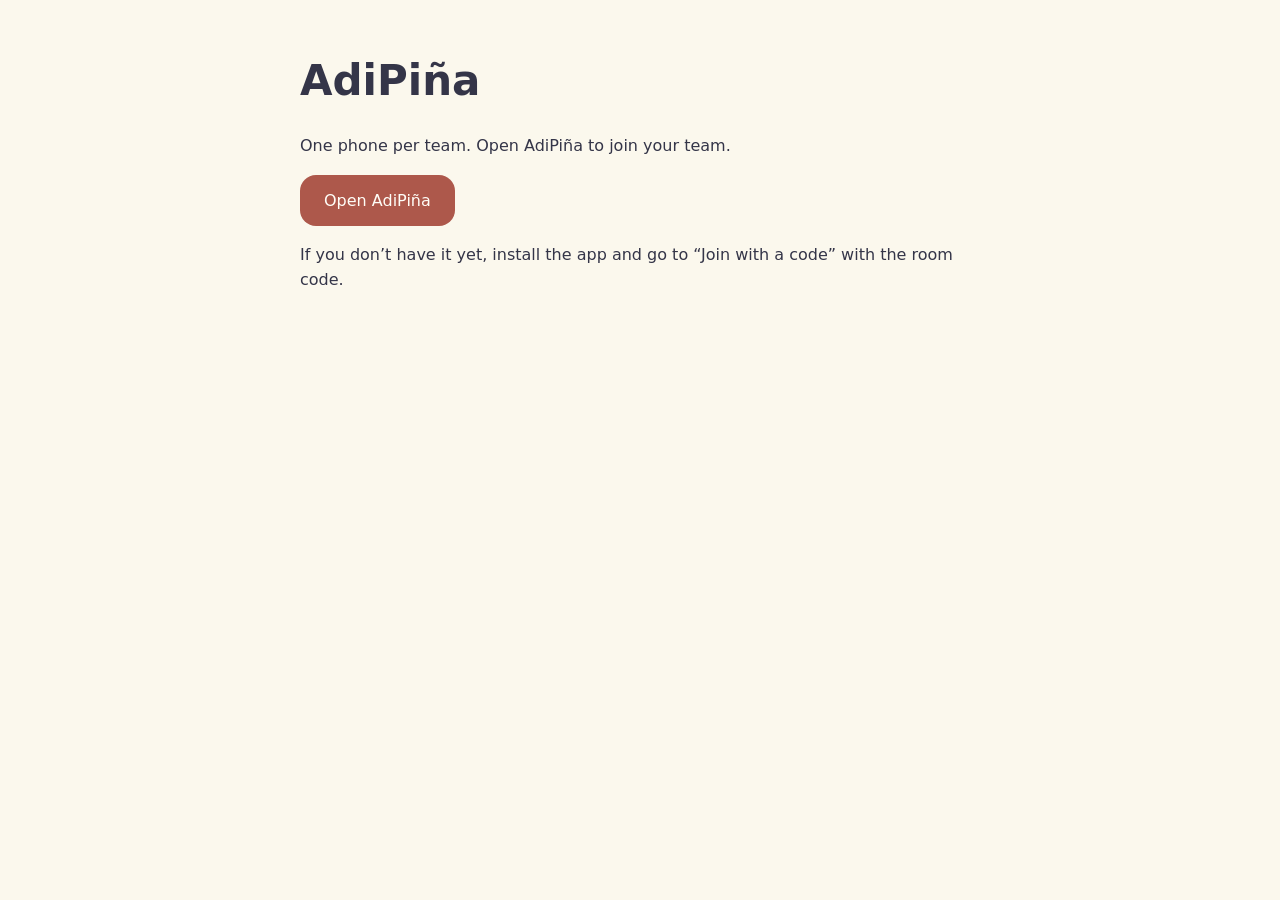
<file: index.html>
<!doctype html><html lang="es"><meta charset="utf-8"><meta name="viewport" content="width=device-width,initial-scale=1"><meta name="referrer" content="no-referrer"><meta http-equiv="Content-Security-Policy" content="default-src 'none'; style-src 'unsafe-inline'; script-src 'unsafe-inline'; connect-src https://wcsgyncbkxkcshomvloh.supabase.co; base-uri 'none'; form-action 'none'"><title>AdiPiña</title><style>
  *{box-sizing:border-box}body{background:#fbf8ed;color:#343548;font-family:system-ui,sans-serif;margin:0;padding:28px 20px}main{max-width:680px;margin:auto}h1{font-size:42px}p{line-height:1.6}[hidden]{display:none!important}a.secondary{background:#fffdf7;color:#ad584b;border:1px solid #ad584b;margin-top:10px}a{display:inline-block;padding:16px 24px;border-radius:16px;background:#ad584b;color:#fffdf7;text-decoration:none}strong{font-size:40px;letter-spacing:.08em}ol{padding:0;list-style:none}li{display:flex;justify-content:space-between;gap:16px;background:#fffdf7;border:1px solid #868072;padding:18px;margin:10px 0;border-radius:16px}#clock{font-size:48px}small{color:#615d66}</style><main><h1>AdiPiña</h1><section id="invite"><p data-t="lead"></p><p id="code-line" hidden><span data-t="code"></span> <strong id="code"></strong></p><a id="open" href="adipina://join/" data-t="open"></a> <a id="play" class="secondary" hidden data-t="play"></a><p data-t="install"></p></section><section id="board" hidden><p id="status"></p><div id="clock"></div><ol id="teams"></ol><small data-t="private"></small></section></main><script>
  const API="https://wcsgyncbkxkcshomvloh.supabase.co/functions/v1/adipina",PLAY="https://sergioiglesiasleite.github.io/adipina-legal/prueba/",TEXTS={"es":{"lead":"Un móvil por piña. Abre AdiPiña para unirte al equipo.","code":"Código de sala:","open":"Abrir AdiPiña","play":"Jugar en el navegador","install":"Si todavía no la tienes instalada, instala la app y entra en «Unirme con código» con el código de sala.","private":"Las respuestas solo aparecen en el móvil de quien da las pistas.","unavailable":"La sala no está disponible.","room":"Sala","waiting":"Esperando a las piñas","reconnecting":"Conexión interrumpida. Reconectando…","phases":{"playing":"En juego","paused":"Partida en pausa","handoff":"Preparando turno","summary":"Fin del turno","finished":"Partida terminada","exhausted":"Sin tarjetas"}},"en":{"lead":"One phone per team. Open AdiPiña to join your team.","code":"Room code:","open":"Open AdiPiña","play":"Play in the browser","install":"If you don’t have it yet, install the app and go to “Join with a code” with the room code.","private":"Answers only appear on the phone of whoever gives the clues.","unavailable":"The room isn’t available.","room":"Room","waiting":"Waiting for the teams","reconnecting":"Connection lost. Reconnecting…","phases":{"playing":"Playing","paused":"Game paused","handoff":"Getting the turn ready","summary":"End of the turn","finished":"Game over","exhausted":"No cards left"}}};
  const chosen=new URLSearchParams(location.search).get('lang'),lang=TEXTS[chosen]?chosen:String(navigator.languages?.[0]||navigator.language||'es').toLowerCase().startsWith('es')?'es':'en',T=TEXTS[lang];
  document.documentElement.lang=lang;for(const el of document.querySelectorAll('[data-t]'))el.textContent=T[el.dataset.t];
  const invited=(new URLSearchParams(location.search).get('sala')||'').match(/^\d{6}$/)?.[0];
  if(invited){document.getElementById('code').textContent=invited;document.getElementById('code-line').hidden=false;document.getElementById('open').href='adipina://join/?sala='+invited;if(PLAY){const play=document.getElementById('play');play.href=PLAY+'?sala='+invited;play.hidden=false;}}
  const marker=location.hash.match(/^#marcador=(\d{6})\.([a-f0-9]{48})$/);
  if(marker){
    const token=marker[2],code=marker[1],base=(API||location.origin+location.pathname).replace(/\/$/,'');
    history.replaceState(null,'',location.pathname);document.getElementById('invite').hidden=true;document.getElementById('board').hidden=false;
    const status=document.getElementById('status'),clock=document.getElementById('clock'),teams=document.getElementById('teams');
    let end=0,remaining=0,playing=false,stopped=false;
    setInterval(()=>{const ms=playing?Math.max(0,end-performance.now()):remaining;const s=Math.ceil(ms/1000);clock.textContent=Math.floor(s/60).toString().padStart(2,'0')+':'+(s%60).toString().padStart(2,'0')},200);
    async function poll(){let delay=3500;try{
      const response=await fetch(base+'/api/rooms/'+code,{headers:{Authorization:'Bearer '+token}});const data=await response.json();
      // Room servers answer in Spanish: that text is kept for a Spanish board, the general one otherwise.
      if(!response.ok){status.textContent=lang==='es'&&data.error||T.unavailable;if([401,404,410].includes(response.status))stopped=true;}
      else{const state=data.state;status.textContent=state?T.room+' '+code+' · '+(T.phases[state.phase]||''):T.waiting;
        remaining=state?.remaining||0;playing=state?.phase==='playing';end=performance.now()+remaining;teams.replaceChildren();
        for(const team of [...(state?.teams||data.teams)].sort((a,b)=>(b.score||0)-(a.score||0))){const row=document.createElement('li'),name=document.createElement('span'),score=document.createElement('b');name.textContent=team.name;score.textContent=(team.score||0)+' pts';row.append(name,score);teams.append(row)}
        delay=data.pollAfter||3500;}
    }catch{status.textContent=T.reconnecting;delay=5000}if(!stopped)setTimeout(poll,delay)}poll();
  }
</script></html>
</file>
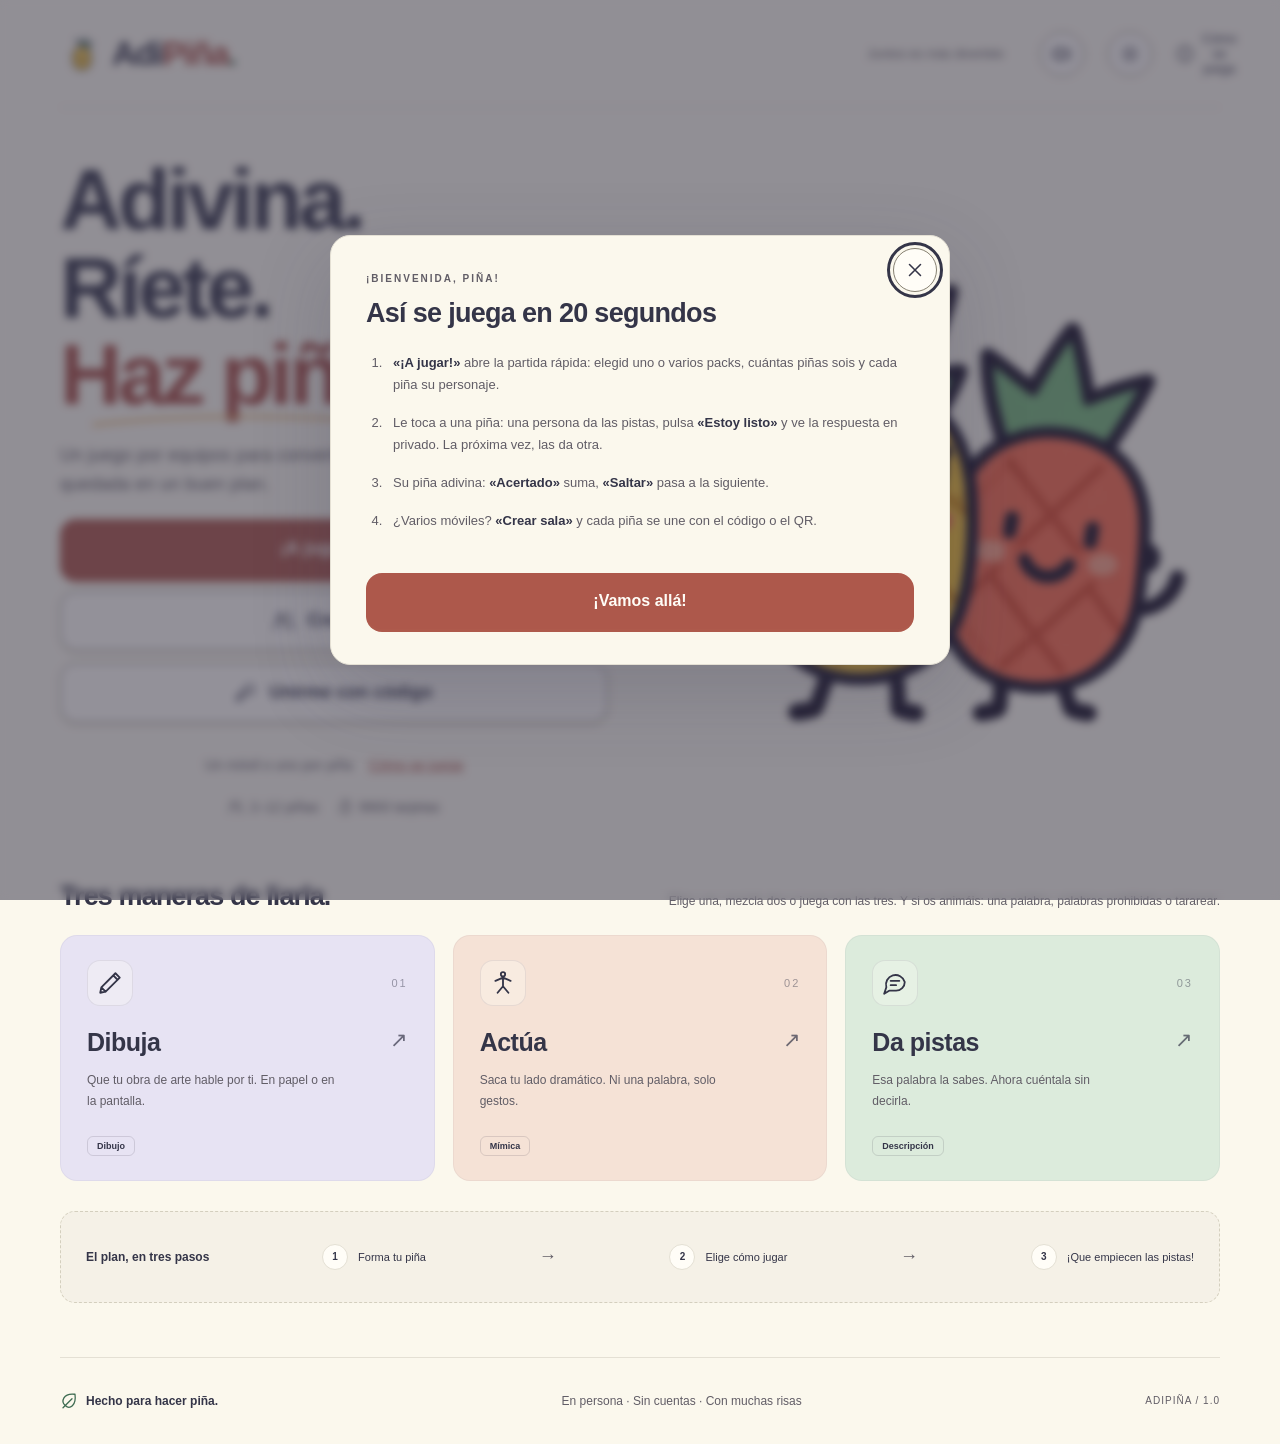
<file: prueba/index.html>
<!doctype html>
<html lang="es">
  <head>
    <meta charset="UTF-8" />
    <meta name="robots" content="noindex, nofollow" />
    <meta name="viewport" content="width=device-width, initial-scale=1, maximum-scale=1, user-scalable=no, viewport-fit=cover" />
    <meta name="theme-color" content="#fbf8ed" />
    <meta name="description" content="Dibuja, actúa y da pistas. Forma tu piña y disfruta de un juego de adivinanzas por equipos, en un solo móvil." />
    <meta name="apple-mobile-web-app-capable" content="yes" />
    <link rel="icon" type="image/svg+xml" href="./icon.svg" />
    <link rel="apple-touch-icon" href="./icon-192.png" />
    <link rel="manifest" href="./manifest.webmanifest" />
    <link rel="stylesheet" href="./styles.css" />
    <title>AdiPiña · Juntos es más divertido</title>
  </head>
  <body>
    <div id="app"></div>
    <div id="toast" role="status" aria-live="polite"></div>
    <script>window.ADIPINA_LINK_BASE = "https://sergioiglesiasleite.github.io/adipina-legal";</script>
    <script>window.ADIPINA_SERVER = "https://wcsgyncbkxkcshomvloh.supabase.co/functions/v1/adipina";</script>
    <script type="module" src="./app.js"></script>
  </body>
</html>
</file>
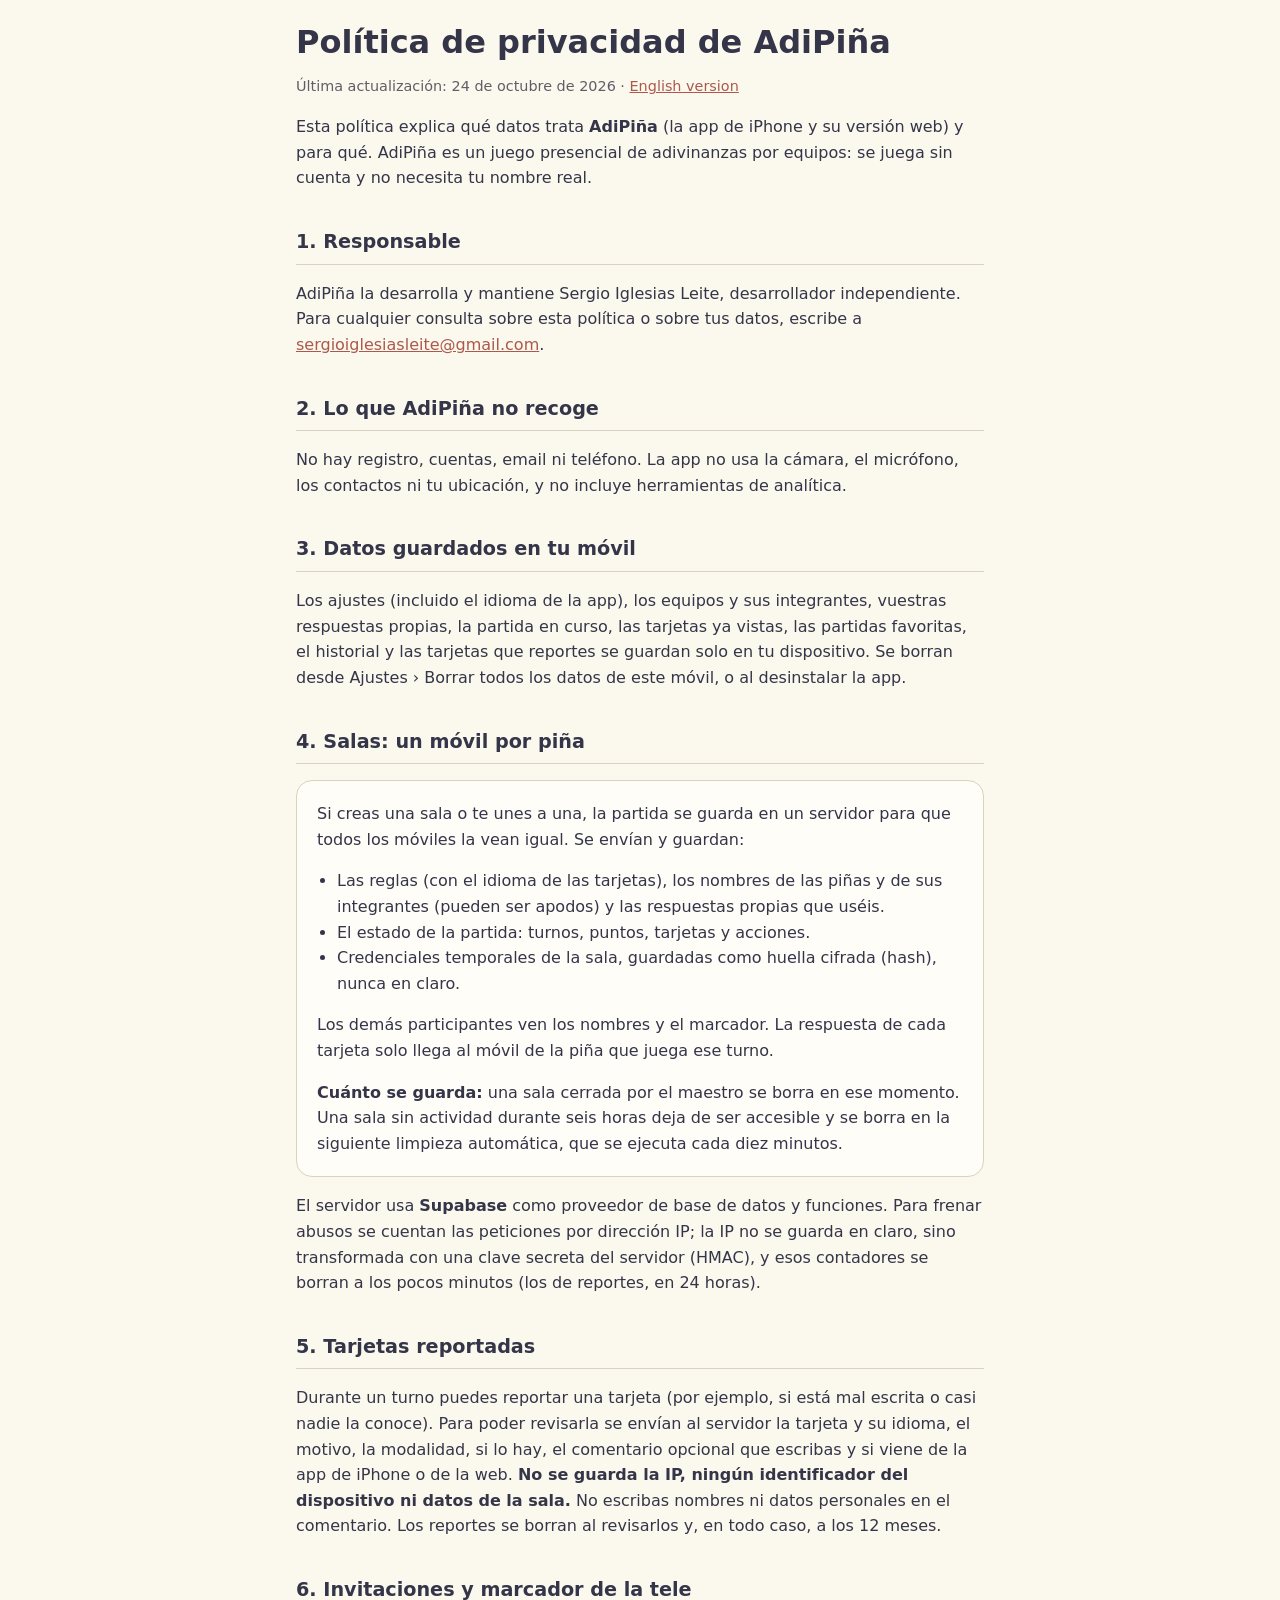
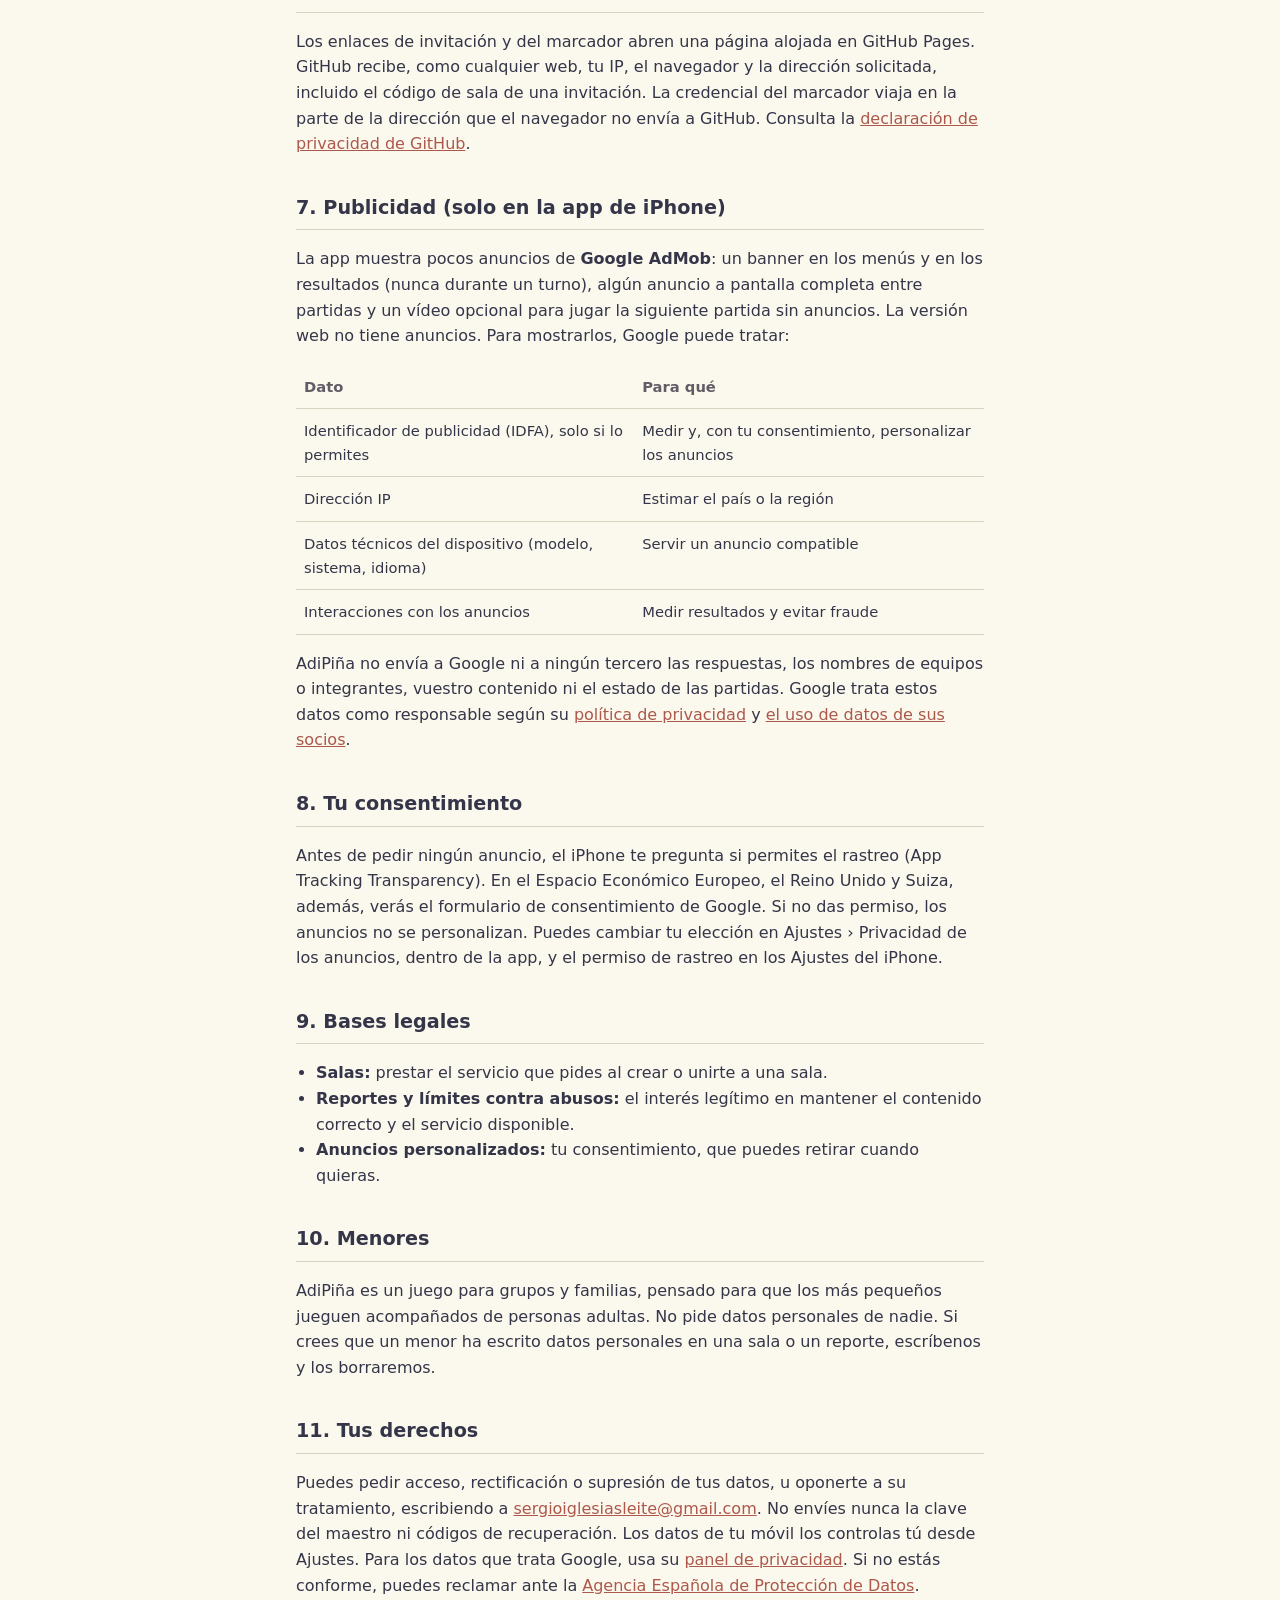
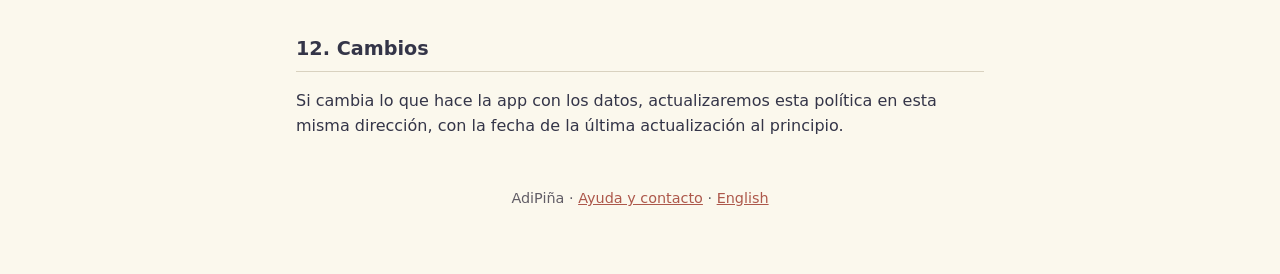
<file: privacidad.html>
<!doctype html>
<html lang="es">
<head>
<meta charset="utf-8">
<meta name="viewport" content="width=device-width,initial-scale=1">
<meta name="referrer" content="no-referrer">
<title>Privacidad de AdiPiña</title>
<style>
  :root { --bg: #fbf8ed; --card: #fffdf7; --text: #343548; --muted: #615d66; --accent: #ad584b; --line: #d9d2c0; }
  @media (prefers-color-scheme: dark) { :root { --bg: #1d1c24; --card: #26252f; --text: #f1ede2; --muted: #b9b2a6; --accent: #f0a294; --line: #44424f; } }
  * { box-sizing: border-box; }
  body { margin: 0; background: var(--bg); color: var(--text); font-family: system-ui, -apple-system, 'Segoe UI', sans-serif; line-height: 1.6; }
  main { max-width: 720px; margin: 0 auto; padding: calc(24px + env(safe-area-inset-top)) 16px 64px; }
  h1 { font-size: 2rem; line-height: 1.15; margin: 0 0 4px; }
  h2 { font-size: 1.2rem; margin: 36px 0 8px; padding-bottom: 6px; border-bottom: 1px solid var(--line); }
  .updated, footer { color: var(--muted); font-size: .9rem; }
  a { color: var(--accent); }
  .card { background: var(--card); border: 1px solid var(--line); border-radius: 16px; padding: 4px 20px; margin: 16px 0; }
  ul { padding-left: 20px; }
  table { width: 100%; border-collapse: collapse; font-size: .92rem; }
  th, td { text-align: left; vertical-align: top; padding: 10px 8px; border-bottom: 1px solid var(--line); }
  th { color: var(--muted); font-weight: 600; }
  footer { margin-top: 48px; text-align: center; }
</style>
</head>
<body>
<main>
<h1>Política de privacidad de AdiPiña</h1>
<p class="updated">Última actualización: 24 de octubre de 2026 · <a href="en/privacy.html" lang="en">English version</a></p>

<p>Esta política explica qué datos trata <strong>AdiPiña</strong> (la app de iPhone y su versión web) y para qué. AdiPiña es un juego presencial de adivinanzas por equipos: se juega sin cuenta y no necesita tu nombre real.</p>

<h2>1. Responsable</h2>
<p>AdiPiña la desarrolla y mantiene Sergio Iglesias Leite, desarrollador independiente. Para cualquier consulta sobre esta política o sobre tus datos, escribe a <a href="mailto:sergioiglesiasleite@gmail.com">sergioiglesiasleite@gmail.com</a>.</p>

<h2>2. Lo que AdiPiña no recoge</h2>
<p>No hay registro, cuentas, email ni teléfono. La app no usa la cámara, el micrófono, los contactos ni tu ubicación, y no incluye herramientas de analítica.</p>

<h2>3. Datos guardados en tu móvil</h2>
<p>Los ajustes (incluido el idioma de la app), los equipos y sus integrantes, vuestras respuestas propias, la partida en curso, las tarjetas ya vistas, las partidas favoritas, el historial y las tarjetas que reportes se guardan solo en tu dispositivo. Se borran desde Ajustes › Borrar todos los datos de este móvil, o al desinstalar la app.</p>

<h2>4. Salas: un móvil por piña</h2>
<div class="card">
<p>Si creas una sala o te unes a una, la partida se guarda en un servidor para que todos los móviles la vean igual. Se envían y guardan:</p>
<ul>
<li>Las reglas (con el idioma de las tarjetas), los nombres de las piñas y de sus integrantes (pueden ser apodos) y las respuestas propias que uséis.</li>
<li>El estado de la partida: turnos, puntos, tarjetas y acciones.</li>
<li>Credenciales temporales de la sala, guardadas como huella cifrada (hash), nunca en claro.</li>
</ul>
<p>Los demás participantes ven los nombres y el marcador. La respuesta de cada tarjeta solo llega al móvil de la piña que juega ese turno.</p>
<p><strong>Cuánto se guarda:</strong> una sala cerrada por el maestro se borra en ese momento. Una sala sin actividad durante seis horas deja de ser accesible y se borra en la siguiente limpieza automática, que se ejecuta cada diez minutos.</p>
</div>
<p>El servidor usa <strong>Supabase</strong> como proveedor de base de datos y funciones. Para frenar abusos se cuentan las peticiones por dirección IP; la IP no se guarda en claro, sino transformada con una clave secreta del servidor (HMAC), y esos contadores se borran a los pocos minutos (los de reportes, en 24 horas).</p>

<h2>5. Tarjetas reportadas</h2>
<p>Durante un turno puedes reportar una tarjeta (por ejemplo, si está mal escrita o casi nadie la conoce). Para poder revisarla se envían al servidor la tarjeta y su idioma, el motivo, la modalidad, si lo hay, el comentario opcional que escribas y si viene de la app de iPhone o de la web. <strong>No se guarda la IP, ningún identificador del dispositivo ni datos de la sala.</strong> No escribas nombres ni datos personales en el comentario. Los reportes se borran al revisarlos y, en todo caso, a los 12 meses.</p>

<h2>6. Invitaciones y marcador de la tele</h2>
<p>Los enlaces de invitación y del marcador abren una página alojada en GitHub Pages. GitHub recibe, como cualquier web, tu IP, el navegador y la dirección solicitada, incluido el código de sala de una invitación. La credencial del marcador viaja en la parte de la dirección que el navegador no envía a GitHub. Consulta la <a href="https://docs.github.com/es/site-policy/privacy-policies/github-general-privacy-statement" target="_blank" rel="noopener">declaración de privacidad de GitHub</a>.</p>

<h2>7. Publicidad (solo en la app de iPhone)</h2>
<p>La app muestra pocos anuncios de <strong>Google AdMob</strong>: un banner en los menús y en los resultados (nunca durante un turno), algún anuncio a pantalla completa entre partidas y un vídeo opcional para jugar la siguiente partida sin anuncios. La versión web no tiene anuncios. Para mostrarlos, Google puede tratar:</p>
<table>
<thead><tr><th>Dato</th><th>Para qué</th></tr></thead>
<tbody>
<tr><td>Identificador de publicidad (IDFA), solo si lo permites</td><td>Medir y, con tu consentimiento, personalizar los anuncios</td></tr>
<tr><td>Dirección IP</td><td>Estimar el país o la región</td></tr>
<tr><td>Datos técnicos del dispositivo (modelo, sistema, idioma)</td><td>Servir un anuncio compatible</td></tr>
<tr><td>Interacciones con los anuncios</td><td>Medir resultados y evitar fraude</td></tr>
</tbody>
</table>
<p>AdiPiña no envía a Google ni a ningún tercero las respuestas, los nombres de equipos o integrantes, vuestro contenido ni el estado de las partidas. Google trata estos datos como responsable según su <a href="https://policies.google.com/privacy" target="_blank" rel="noopener">política de privacidad</a> y <a href="https://policies.google.com/technologies/partner-sites" target="_blank" rel="noopener">el uso de datos de sus socios</a>.</p>

<h2>8. Tu consentimiento</h2>
<p>Antes de pedir ningún anuncio, el iPhone te pregunta si permites el rastreo (App Tracking Transparency). En el Espacio Económico Europeo, el Reino Unido y Suiza, además, verás el formulario de consentimiento de Google. Si no das permiso, los anuncios no se personalizan. Puedes cambiar tu elección en Ajustes › Privacidad de los anuncios, dentro de la app, y el permiso de rastreo en los Ajustes del iPhone.</p>

<h2>9. Bases legales</h2>
<ul>
<li><strong>Salas:</strong> prestar el servicio que pides al crear o unirte a una sala.</li>
<li><strong>Reportes y límites contra abusos:</strong> el interés legítimo en mantener el contenido correcto y el servicio disponible.</li>
<li><strong>Anuncios personalizados:</strong> tu consentimiento, que puedes retirar cuando quieras.</li>
</ul>

<h2>10. Menores</h2>
<p>AdiPiña es un juego para grupos y familias, pensado para que los más pequeños jueguen acompañados de personas adultas. No pide datos personales de nadie. Si crees que un menor ha escrito datos personales en una sala o un reporte, escríbenos y los borraremos.</p>

<h2>11. Tus derechos</h2>
<p>Puedes pedir acceso, rectificación o supresión de tus datos, u oponerte a su tratamiento, escribiendo a <a href="mailto:sergioiglesiasleite@gmail.com">sergioiglesiasleite@gmail.com</a>. No envíes nunca la clave del maestro ni códigos de recuperación. Los datos de tu móvil los controlas tú desde Ajustes. Para los datos que trata Google, usa su <a href="https://myaccount.google.com/data-and-privacy" target="_blank" rel="noopener">panel de privacidad</a>. Si no estás conforme, puedes reclamar ante la <a href="https://www.aepd.es" target="_blank" rel="noopener">Agencia Española de Protección de Datos</a>.</p>

<h2>12. Cambios</h2>
<p>Si cambia lo que hace la app con los datos, actualizaremos esta política en esta misma dirección, con la fecha de la última actualización al principio.</p>

<footer>AdiPiña · <a href="soporte.html">Ayuda y contacto</a> · <a href="en/privacy.html" lang="en">English</a></footer>
</main>
</body>
</html>
</file>
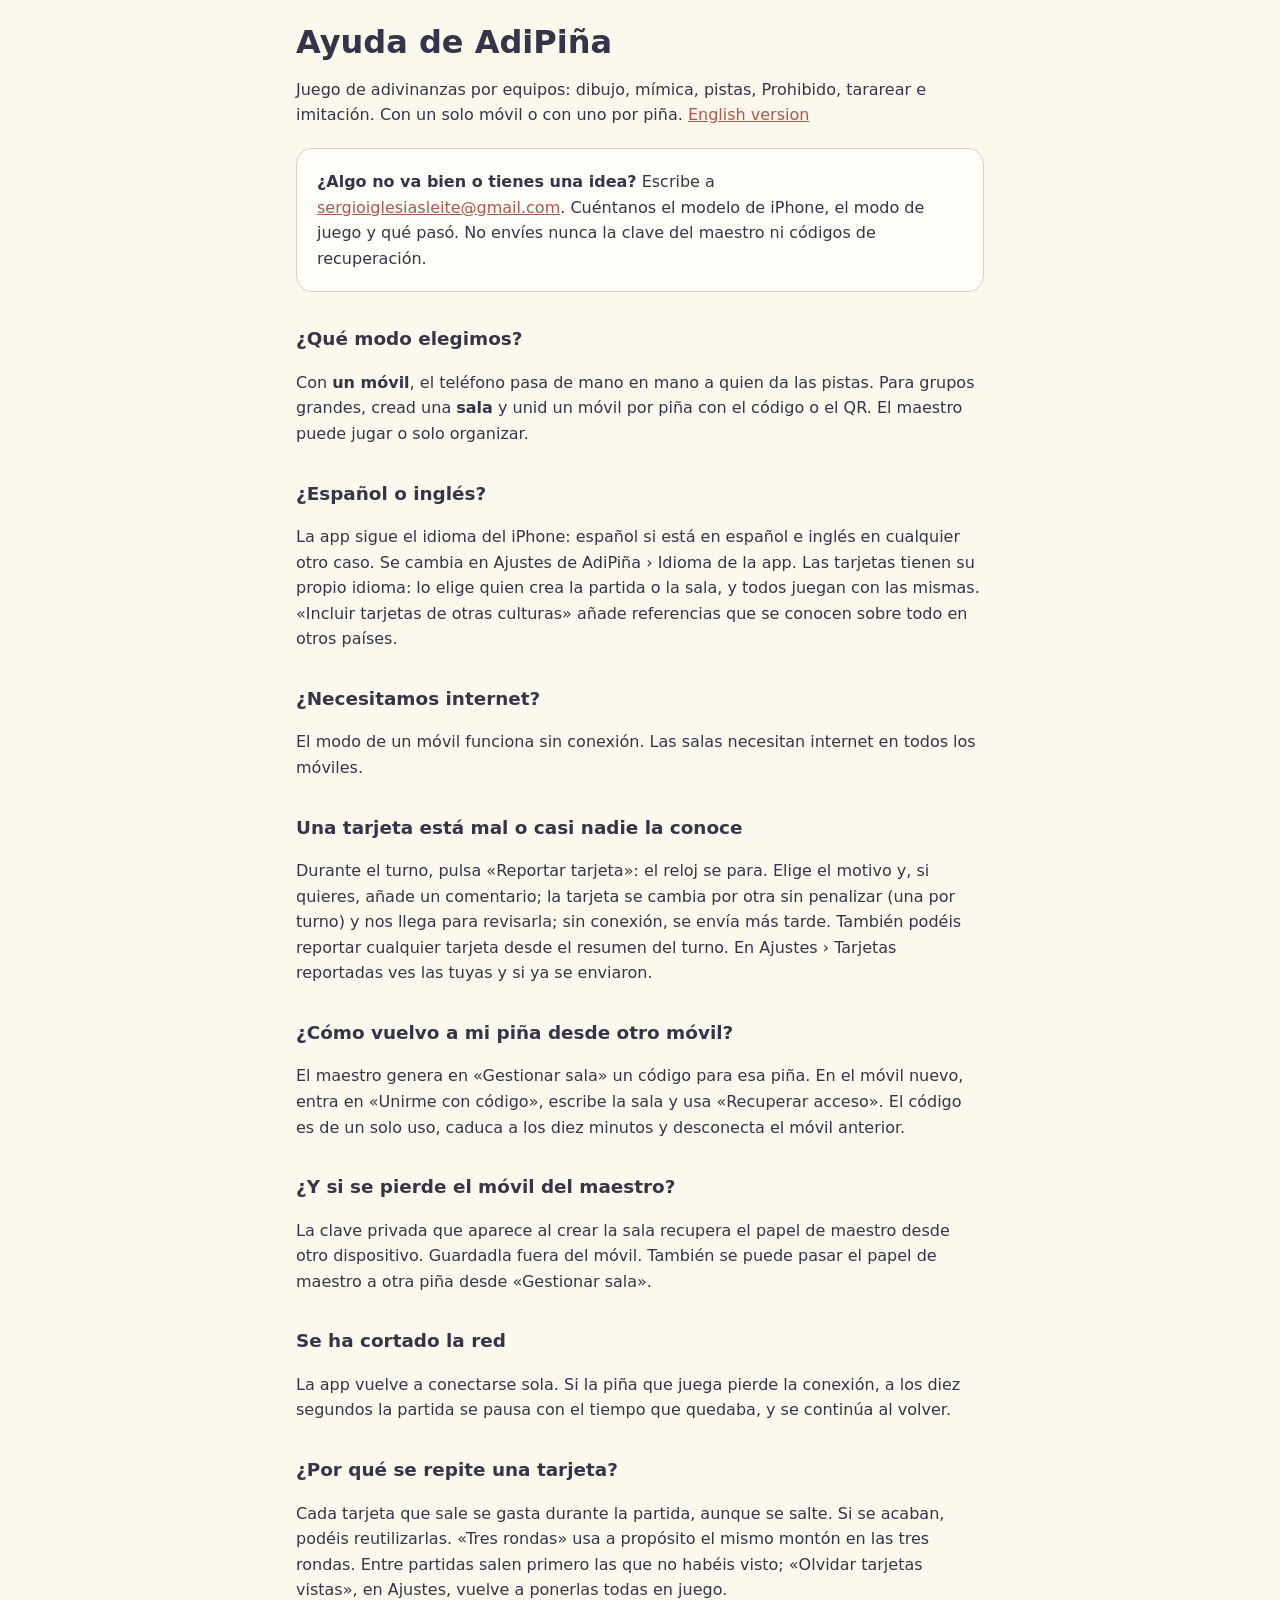
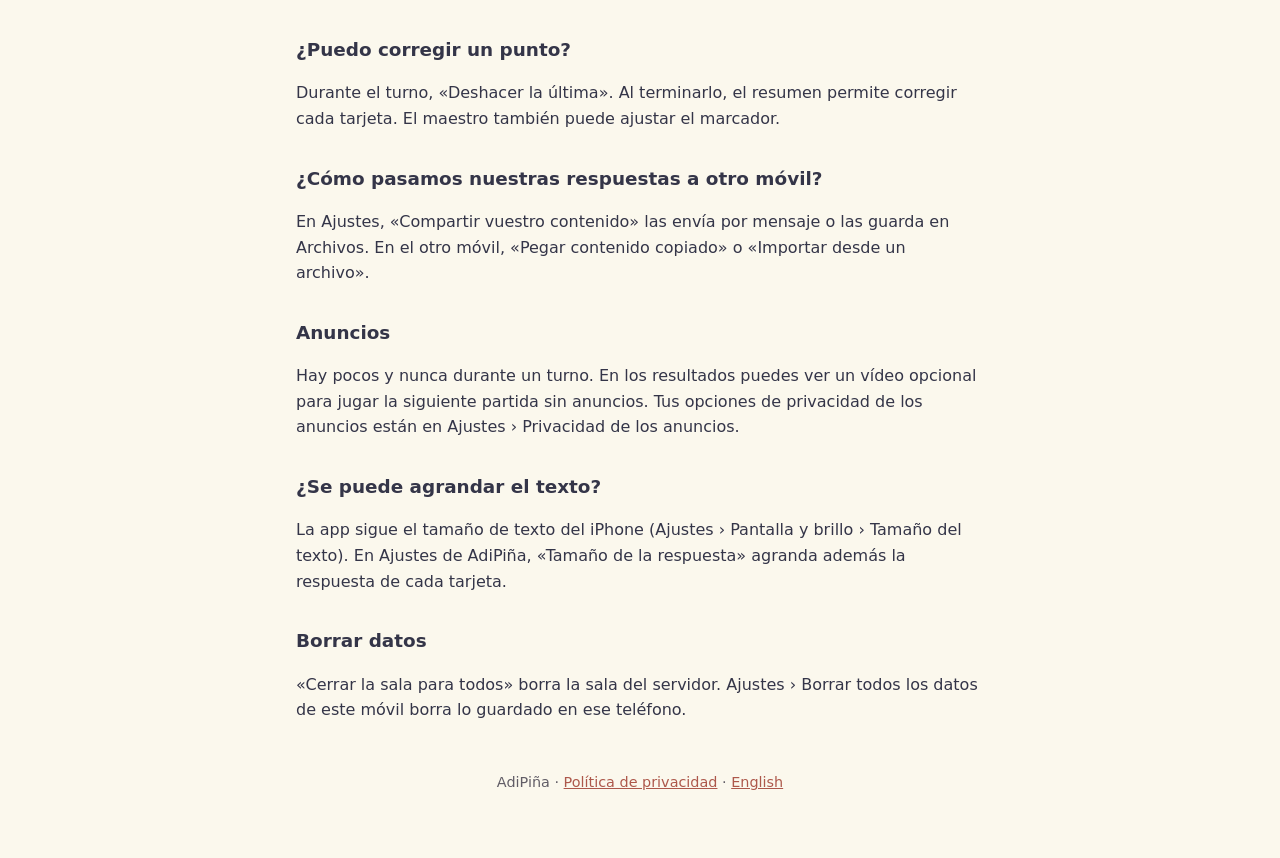
<file: soporte.html>
<!doctype html>
<html lang="es">
<head>
<meta charset="utf-8">
<meta name="viewport" content="width=device-width,initial-scale=1">
<meta name="referrer" content="no-referrer">
<title>Ayuda de AdiPiña</title>
<style>
  :root { --bg: #fbf8ed; --card: #fffdf7; --text: #343548; --muted: #615d66; --accent: #ad584b; --line: #d9d2c0; }
  @media (prefers-color-scheme: dark) { :root { --bg: #1d1c24; --card: #26252f; --text: #f1ede2; --muted: #b9b2a6; --accent: #f0a294; --line: #44424f; } }
  * { box-sizing: border-box; }
  body { margin: 0; background: var(--bg); color: var(--text); font-family: system-ui, -apple-system, 'Segoe UI', sans-serif; line-height: 1.6; }
  main { max-width: 720px; margin: 0 auto; padding: calc(24px + env(safe-area-inset-top)) 16px 64px; }
  h1 { font-size: 2rem; line-height: 1.15; margin: 0 0 8px; }
  h2 { font-size: 1.15rem; margin: 32px 0 6px; }
  a { color: var(--accent); }
  .card { background: var(--card); border: 1px solid var(--line); border-radius: 16px; padding: 4px 20px; margin: 20px 0; }
  footer { margin-top: 48px; color: var(--muted); font-size: .9rem; text-align: center; }
</style>
</head>
<body>
<main>
<h1>Ayuda de AdiPiña</h1>
<p>Juego de adivinanzas por equipos: dibujo, mímica, pistas, Prohibido, tararear e imitación. Con un solo móvil o con uno por piña. <a href="en/support.html" lang="en">English version</a></p>

<div class="card">
<p><strong>¿Algo no va bien o tienes una idea?</strong> Escribe a <a href="mailto:sergioiglesiasleite@gmail.com?subject=AdiPi%C3%B1a">sergioiglesiasleite@gmail.com</a>. Cuéntanos el modelo de iPhone, el modo de juego y qué pasó. No envíes nunca la clave del maestro ni códigos de recuperación.</p>
</div>

<h2>¿Qué modo elegimos?</h2>
<p>Con <strong>un móvil</strong>, el teléfono pasa de mano en mano a quien da las pistas. Para grupos grandes, cread una <strong>sala</strong> y unid un móvil por piña con el código o el QR. El maestro puede jugar o solo organizar.</p>

<h2>¿Español o inglés?</h2>
<p>La app sigue el idioma del iPhone: español si está en español e inglés en cualquier otro caso. Se cambia en Ajustes de AdiPiña › Idioma de la app. Las tarjetas tienen su propio idioma: lo elige quien crea la partida o la sala, y todos juegan con las mismas. «Incluir tarjetas de otras culturas» añade referencias que se conocen sobre todo en otros países.</p>

<h2>¿Necesitamos internet?</h2>
<p>El modo de un móvil funciona sin conexión. Las salas necesitan internet en todos los móviles.</p>

<h2>Una tarjeta está mal o casi nadie la conoce</h2>
<p>Durante el turno, pulsa «Reportar tarjeta»: el reloj se para. Elige el motivo y, si quieres, añade un comentario; la tarjeta se cambia por otra sin penalizar (una por turno) y nos llega para revisarla; sin conexión, se envía más tarde. También podéis reportar cualquier tarjeta desde el resumen del turno. En Ajustes › Tarjetas reportadas ves las tuyas y si ya se enviaron.</p>

<h2>¿Cómo vuelvo a mi piña desde otro móvil?</h2>
<p>El maestro genera en «Gestionar sala» un código para esa piña. En el móvil nuevo, entra en «Unirme con código», escribe la sala y usa «Recuperar acceso». El código es de un solo uso, caduca a los diez minutos y desconecta el móvil anterior.</p>

<h2>¿Y si se pierde el móvil del maestro?</h2>
<p>La clave privada que aparece al crear la sala recupera el papel de maestro desde otro dispositivo. Guardadla fuera del móvil. También se puede pasar el papel de maestro a otra piña desde «Gestionar sala».</p>

<h2>Se ha cortado la red</h2>
<p>La app vuelve a conectarse sola. Si la piña que juega pierde la conexión, a los diez segundos la partida se pausa con el tiempo que quedaba, y se continúa al volver.</p>

<h2>¿Por qué se repite una tarjeta?</h2>
<p>Cada tarjeta que sale se gasta durante la partida, aunque se salte. Si se acaban, podéis reutilizarlas. «Tres rondas» usa a propósito el mismo montón en las tres rondas. Entre partidas salen primero las que no habéis visto; «Olvidar tarjetas vistas», en Ajustes, vuelve a ponerlas todas en juego.</p>

<h2>¿Puedo corregir un punto?</h2>
<p>Durante el turno, «Deshacer la última». Al terminarlo, el resumen permite corregir cada tarjeta. El maestro también puede ajustar el marcador.</p>

<h2>¿Cómo pasamos nuestras respuestas a otro móvil?</h2>
<p>En Ajustes, «Compartir vuestro contenido» las envía por mensaje o las guarda en Archivos. En el otro móvil, «Pegar contenido copiado» o «Importar desde un archivo».</p>

<h2>Anuncios</h2>
<p>Hay pocos y nunca durante un turno. En los resultados puedes ver un vídeo opcional para jugar la siguiente partida sin anuncios. Tus opciones de privacidad de los anuncios están en Ajustes › Privacidad de los anuncios.</p>

<h2>¿Se puede agrandar el texto?</h2>
<p>La app sigue el tamaño de texto del iPhone (Ajustes › Pantalla y brillo › Tamaño del texto). En Ajustes de AdiPiña, «Tamaño de la respuesta» agranda además la respuesta de cada tarjeta.</p>

<h2>Borrar datos</h2>
<p>«Cerrar la sala para todos» borra la sala del servidor. Ajustes › Borrar todos los datos de este móvil borra lo guardado en ese teléfono.</p>

<footer>AdiPiña · <a href="privacidad.html">Política de privacidad</a> · <a href="en/support.html" lang="en">English</a></footer>
</main>
</body>
</html>
</file>
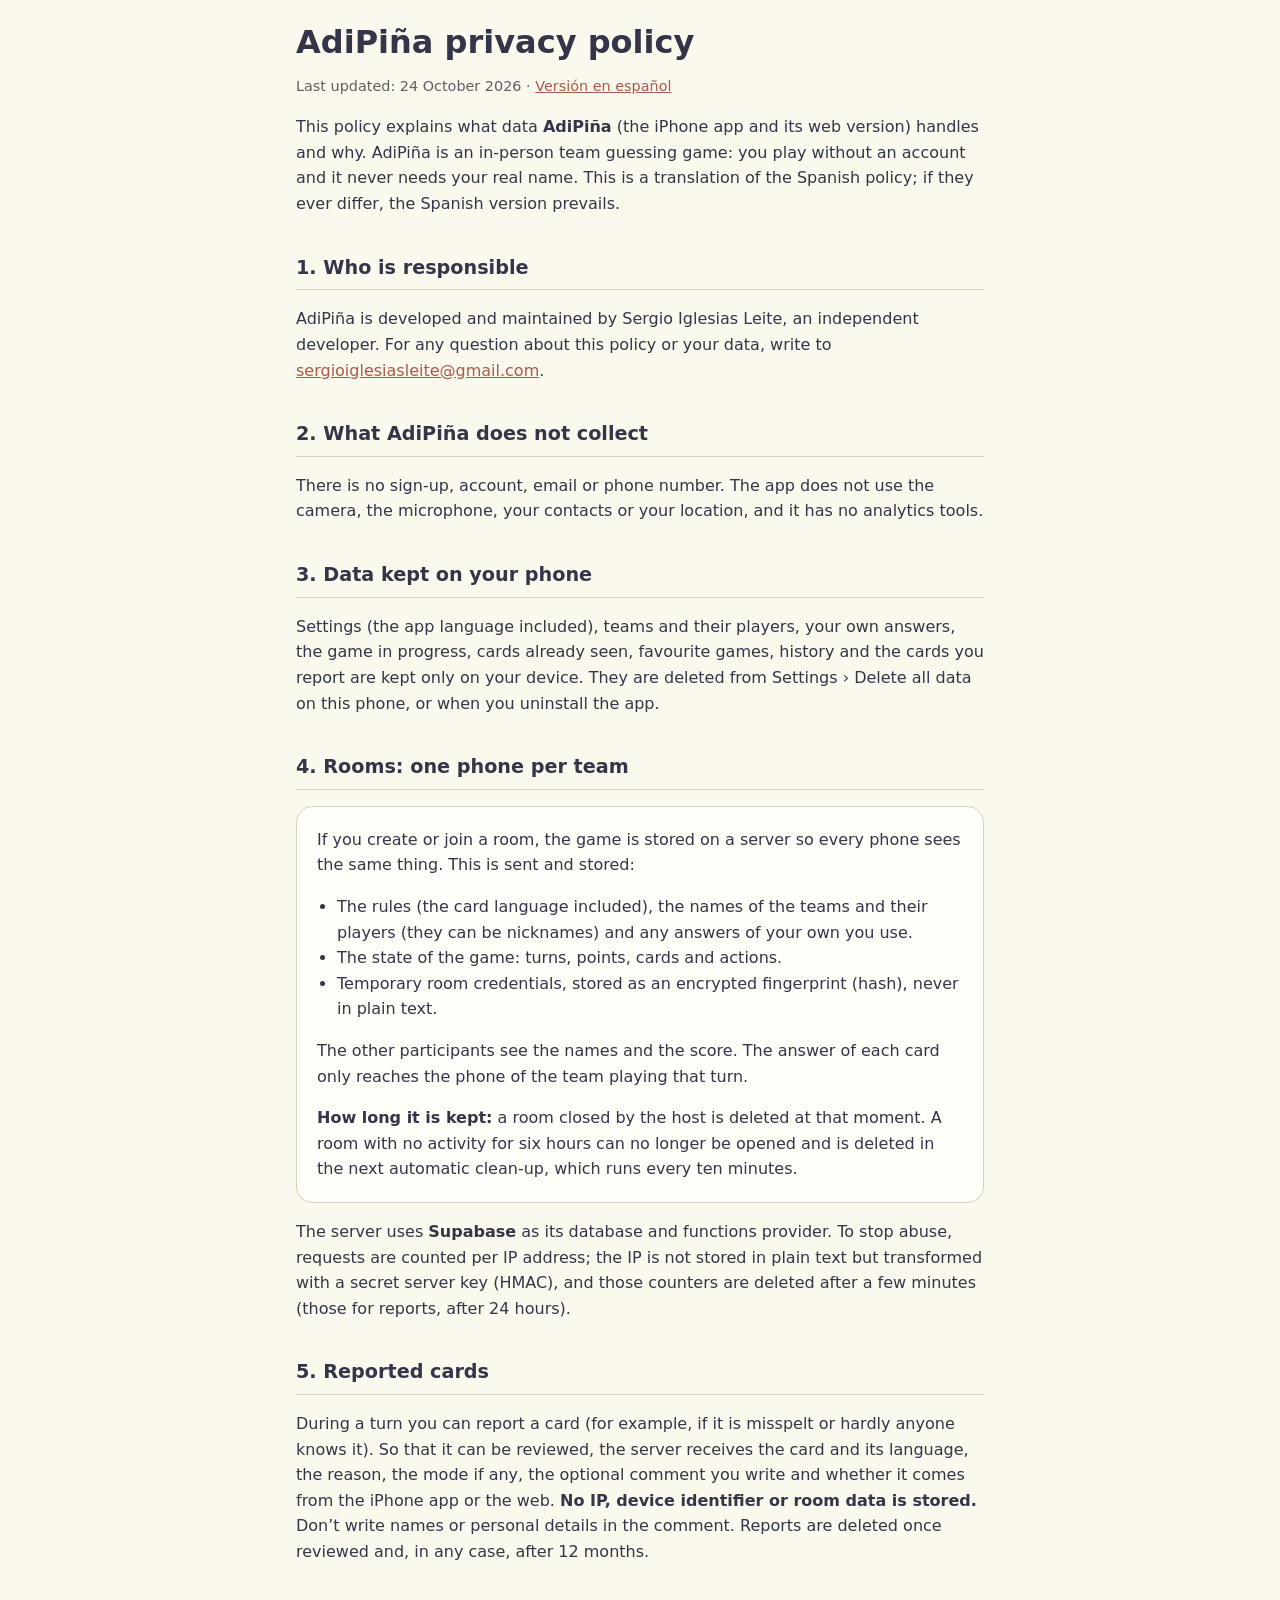
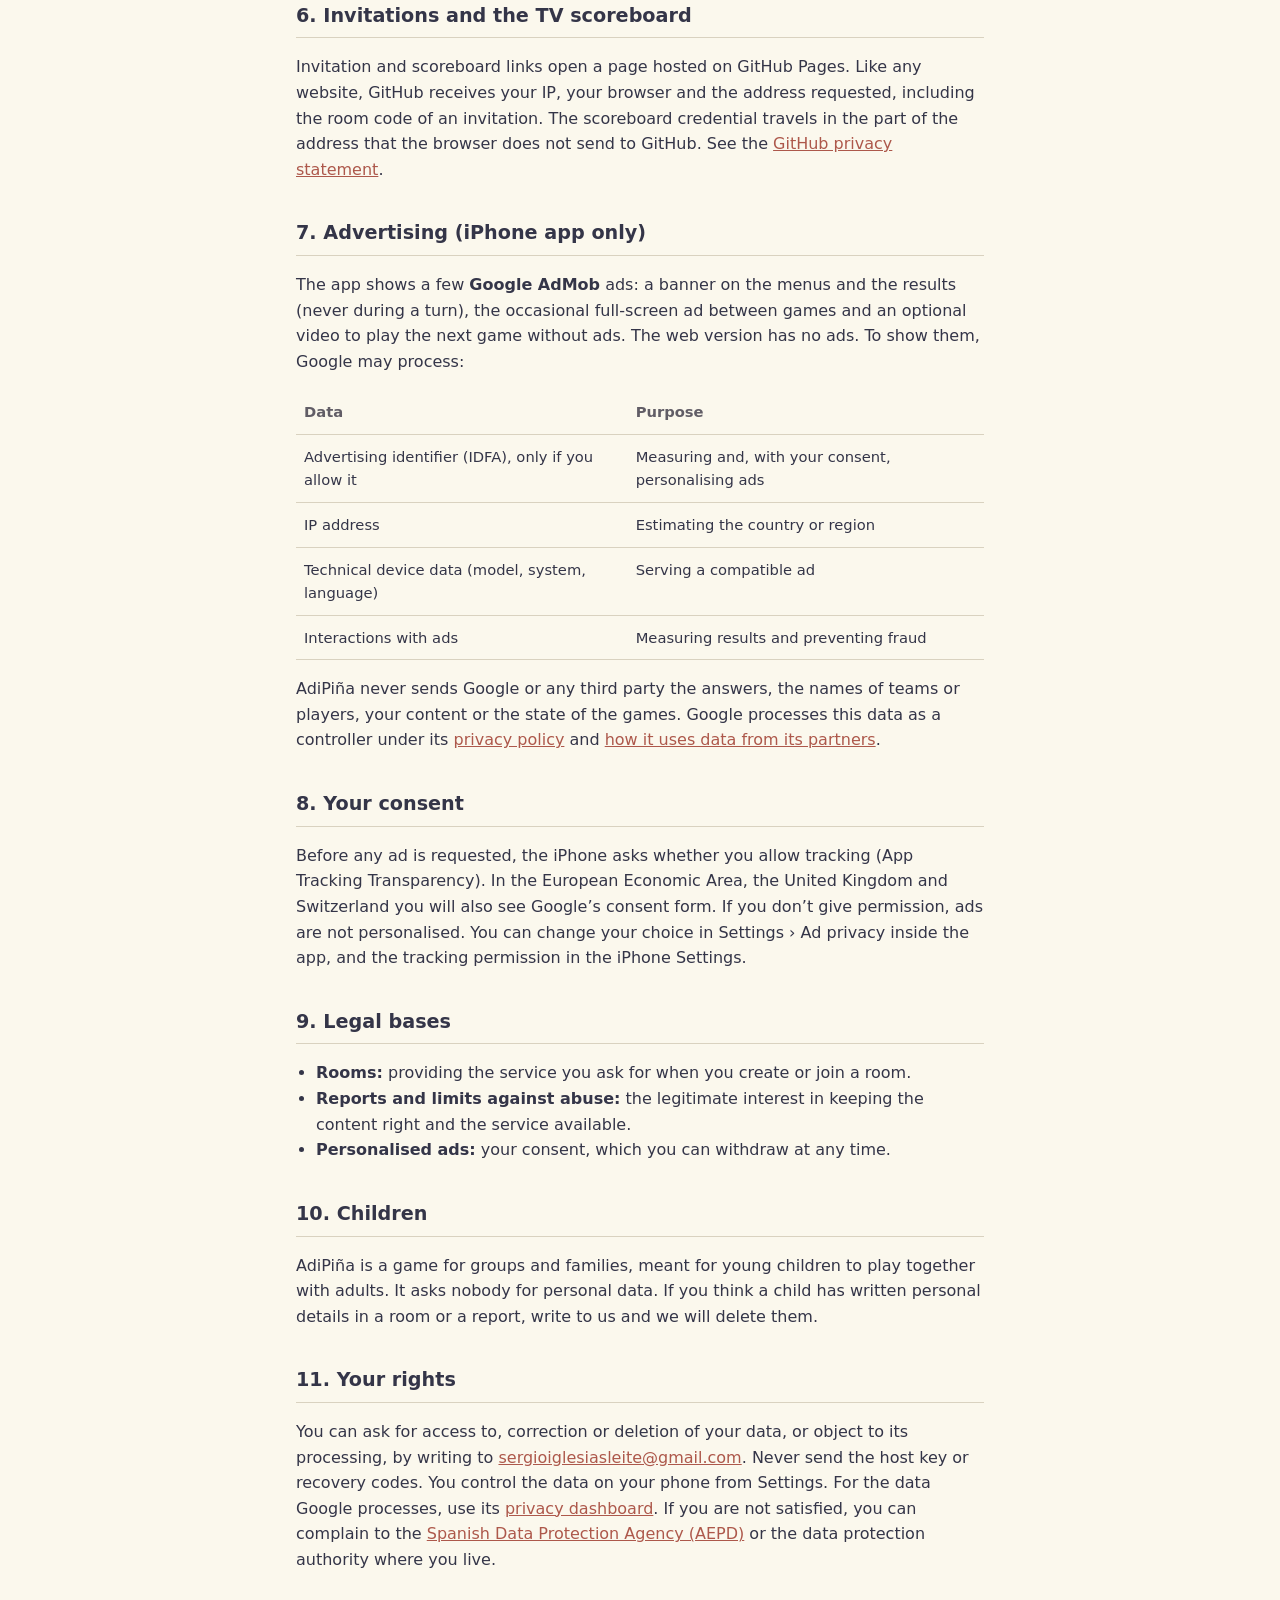
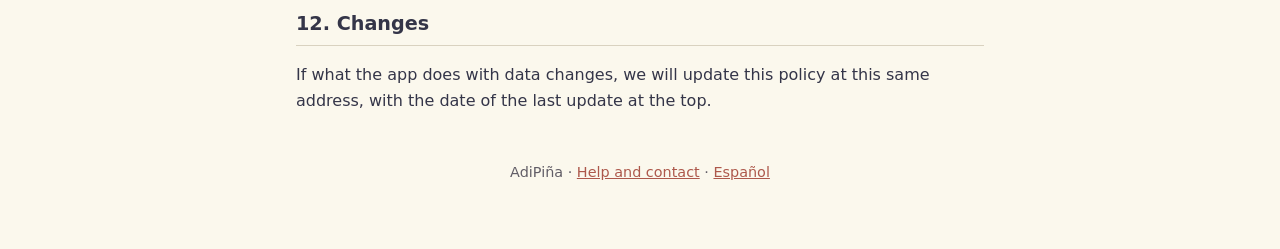
<file: en/privacy.html>
<!doctype html>
<html lang="en">
<head>
<meta charset="utf-8">
<meta name="viewport" content="width=device-width,initial-scale=1">
<meta name="referrer" content="no-referrer">
<title>AdiPiña privacy</title>
<style>
  :root { --bg: #fbf8ed; --card: #fffdf7; --text: #343548; --muted: #615d66; --accent: #ad584b; --line: #d9d2c0; }
  @media (prefers-color-scheme: dark) { :root { --bg: #1d1c24; --card: #26252f; --text: #f1ede2; --muted: #b9b2a6; --accent: #f0a294; --line: #44424f; } }
  * { box-sizing: border-box; }
  body { margin: 0; background: var(--bg); color: var(--text); font-family: system-ui, -apple-system, 'Segoe UI', sans-serif; line-height: 1.6; }
  main { max-width: 720px; margin: 0 auto; padding: calc(24px + env(safe-area-inset-top)) 16px 64px; }
  h1 { font-size: 2rem; line-height: 1.15; margin: 0 0 4px; }
  h2 { font-size: 1.2rem; margin: 36px 0 8px; padding-bottom: 6px; border-bottom: 1px solid var(--line); }
  .updated, footer { color: var(--muted); font-size: .9rem; }
  a { color: var(--accent); }
  .card { background: var(--card); border: 1px solid var(--line); border-radius: 16px; padding: 4px 20px; margin: 16px 0; }
  ul { padding-left: 20px; }
  table { width: 100%; border-collapse: collapse; font-size: .92rem; }
  th, td { text-align: left; vertical-align: top; padding: 10px 8px; border-bottom: 1px solid var(--line); }
  th { color: var(--muted); font-weight: 600; }
  footer { margin-top: 48px; text-align: center; }
</style>
</head>
<body>
<main>
<h1>AdiPiña privacy policy</h1>
<p class="updated">Last updated: 24 October 2026 · <a href="../privacidad.html" lang="es">Versión en español</a></p>

<p>This policy explains what data <strong>AdiPiña</strong> (the iPhone app and its web version) handles and why. AdiPiña is an in-person team guessing game: you play without an account and it never needs your real name. This is a translation of the Spanish policy; if they ever differ, the Spanish version prevails.</p>

<h2>1. Who is responsible</h2>
<p>AdiPiña is developed and maintained by Sergio Iglesias Leite, an independent developer. For any question about this policy or your data, write to <a href="mailto:sergioiglesiasleite@gmail.com">sergioiglesiasleite@gmail.com</a>.</p>

<h2>2. What AdiPiña does not collect</h2>
<p>There is no sign-up, account, email or phone number. The app does not use the camera, the microphone, your contacts or your location, and it has no analytics tools.</p>

<h2>3. Data kept on your phone</h2>
<p>Settings (the app language included), teams and their players, your own answers, the game in progress, cards already seen, favourite games, history and the cards you report are kept only on your device. They are deleted from Settings › Delete all data on this phone, or when you uninstall the app.</p>

<h2>4. Rooms: one phone per team</h2>
<div class="card">
<p>If you create or join a room, the game is stored on a server so every phone sees the same thing. This is sent and stored:</p>
<ul>
<li>The rules (the card language included), the names of the teams and their players (they can be nicknames) and any answers of your own you use.</li>
<li>The state of the game: turns, points, cards and actions.</li>
<li>Temporary room credentials, stored as an encrypted fingerprint (hash), never in plain text.</li>
</ul>
<p>The other participants see the names and the score. The answer of each card only reaches the phone of the team playing that turn.</p>
<p><strong>How long it is kept:</strong> a room closed by the host is deleted at that moment. A room with no activity for six hours can no longer be opened and is deleted in the next automatic clean-up, which runs every ten minutes.</p>
</div>
<p>The server uses <strong>Supabase</strong> as its database and functions provider. To stop abuse, requests are counted per IP address; the IP is not stored in plain text but transformed with a secret server key (HMAC), and those counters are deleted after a few minutes (those for reports, after 24 hours).</p>

<h2>5. Reported cards</h2>
<p>During a turn you can report a card (for example, if it is misspelt or hardly anyone knows it). So that it can be reviewed, the server receives the card and its language, the reason, the mode if any, the optional comment you write and whether it comes from the iPhone app or the web. <strong>No IP, device identifier or room data is stored.</strong> Don’t write names or personal details in the comment. Reports are deleted once reviewed and, in any case, after 12 months.</p>

<h2>6. Invitations and the TV scoreboard</h2>
<p>Invitation and scoreboard links open a page hosted on GitHub Pages. Like any website, GitHub receives your IP, your browser and the address requested, including the room code of an invitation. The scoreboard credential travels in the part of the address that the browser does not send to GitHub. See the <a href="https://docs.github.com/en/site-policy/privacy-policies/github-general-privacy-statement" target="_blank" rel="noopener">GitHub privacy statement</a>.</p>

<h2>7. Advertising (iPhone app only)</h2>
<p>The app shows a few <strong>Google AdMob</strong> ads: a banner on the menus and the results (never during a turn), the occasional full-screen ad between games and an optional video to play the next game without ads. The web version has no ads. To show them, Google may process:</p>
<table>
<thead><tr><th>Data</th><th>Purpose</th></tr></thead>
<tbody>
<tr><td>Advertising identifier (IDFA), only if you allow it</td><td>Measuring and, with your consent, personalising ads</td></tr>
<tr><td>IP address</td><td>Estimating the country or region</td></tr>
<tr><td>Technical device data (model, system, language)</td><td>Serving a compatible ad</td></tr>
<tr><td>Interactions with ads</td><td>Measuring results and preventing fraud</td></tr>
</tbody>
</table>
<p>AdiPiña never sends Google or any third party the answers, the names of teams or players, your content or the state of the games. Google processes this data as a controller under its <a href="https://policies.google.com/privacy" target="_blank" rel="noopener">privacy policy</a> and <a href="https://policies.google.com/technologies/partner-sites" target="_blank" rel="noopener">how it uses data from its partners</a>.</p>

<h2>8. Your consent</h2>
<p>Before any ad is requested, the iPhone asks whether you allow tracking (App Tracking Transparency). In the European Economic Area, the United Kingdom and Switzerland you will also see Google’s consent form. If you don’t give permission, ads are not personalised. You can change your choice in Settings › Ad privacy inside the app, and the tracking permission in the iPhone Settings.</p>

<h2>9. Legal bases</h2>
<ul>
<li><strong>Rooms:</strong> providing the service you ask for when you create or join a room.</li>
<li><strong>Reports and limits against abuse:</strong> the legitimate interest in keeping the content right and the service available.</li>
<li><strong>Personalised ads:</strong> your consent, which you can withdraw at any time.</li>
</ul>

<h2>10. Children</h2>
<p>AdiPiña is a game for groups and families, meant for young children to play together with adults. It asks nobody for personal data. If you think a child has written personal details in a room or a report, write to us and we will delete them.</p>

<h2>11. Your rights</h2>
<p>You can ask for access to, correction or deletion of your data, or object to its processing, by writing to <a href="mailto:sergioiglesiasleite@gmail.com">sergioiglesiasleite@gmail.com</a>. Never send the host key or recovery codes. You control the data on your phone from Settings. For the data Google processes, use its <a href="https://myaccount.google.com/data-and-privacy" target="_blank" rel="noopener">privacy dashboard</a>. If you are not satisfied, you can complain to the <a href="https://www.aepd.es" target="_blank" rel="noopener">Spanish Data Protection Agency (AEPD)</a> or the data protection authority where you live.</p>

<h2>12. Changes</h2>
<p>If what the app does with data changes, we will update this policy at this same address, with the date of the last update at the top.</p>

<footer>AdiPiña · <a href="support.html">Help and contact</a> · <a href="../privacidad.html" lang="es">Español</a></footer>
</main>
</body>
</html>
</file>
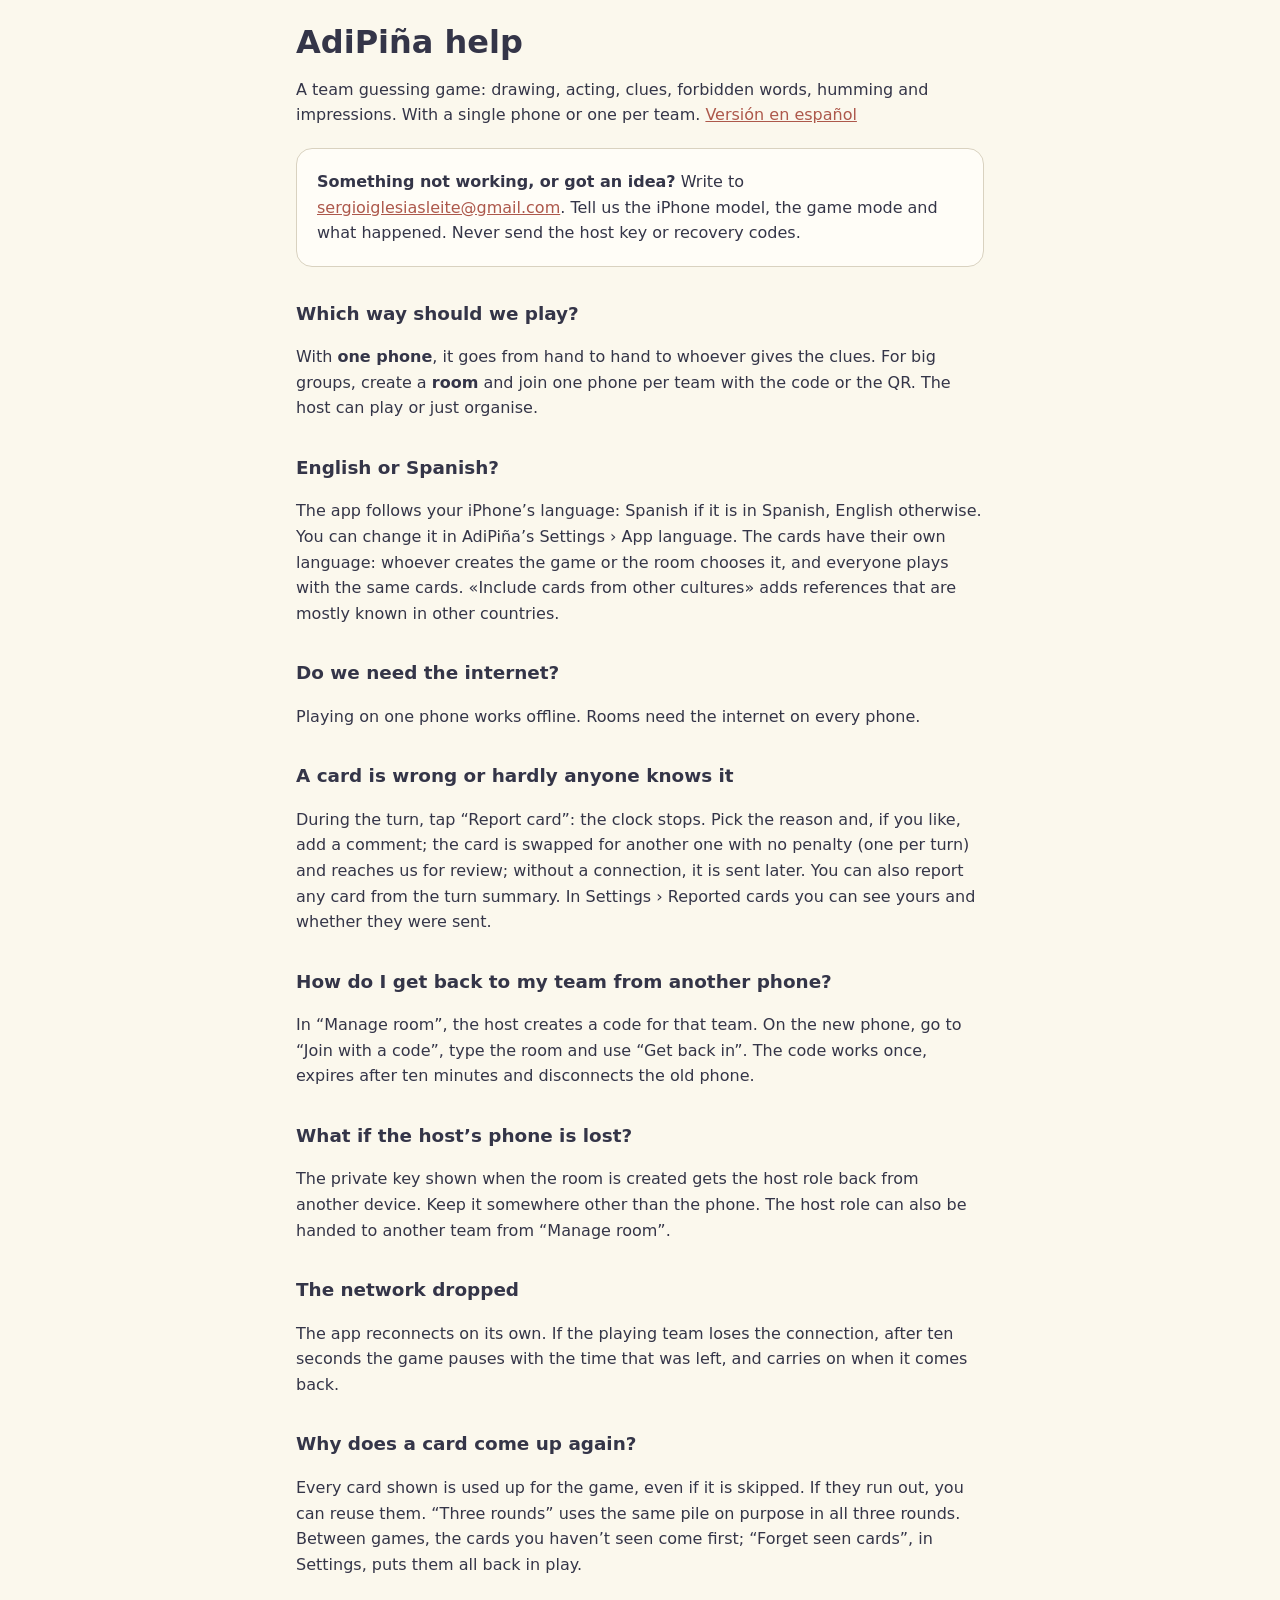
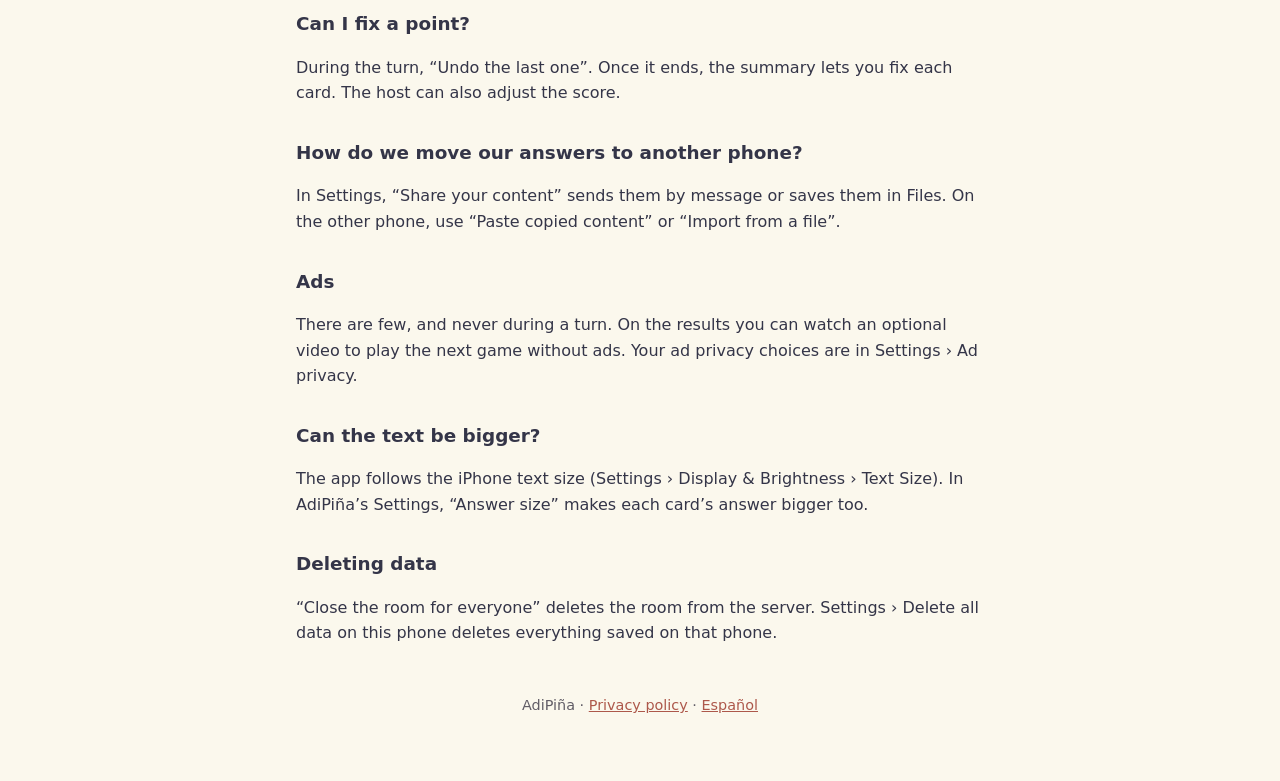
<file: en/support.html>
<!doctype html>
<html lang="en">
<head>
<meta charset="utf-8">
<meta name="viewport" content="width=device-width,initial-scale=1">
<meta name="referrer" content="no-referrer">
<title>AdiPiña help</title>
<style>
  :root { --bg: #fbf8ed; --card: #fffdf7; --text: #343548; --muted: #615d66; --accent: #ad584b; --line: #d9d2c0; }
  @media (prefers-color-scheme: dark) { :root { --bg: #1d1c24; --card: #26252f; --text: #f1ede2; --muted: #b9b2a6; --accent: #f0a294; --line: #44424f; } }
  * { box-sizing: border-box; }
  body { margin: 0; background: var(--bg); color: var(--text); font-family: system-ui, -apple-system, 'Segoe UI', sans-serif; line-height: 1.6; }
  main { max-width: 720px; margin: 0 auto; padding: calc(24px + env(safe-area-inset-top)) 16px 64px; }
  h1 { font-size: 2rem; line-height: 1.15; margin: 0 0 8px; }
  h2 { font-size: 1.15rem; margin: 32px 0 6px; }
  a { color: var(--accent); }
  .card { background: var(--card); border: 1px solid var(--line); border-radius: 16px; padding: 4px 20px; margin: 20px 0; }
  footer { margin-top: 48px; color: var(--muted); font-size: .9rem; text-align: center; }
</style>
</head>
<body>
<main>
<h1>AdiPiña help</h1>
<p>A team guessing game: drawing, acting, clues, forbidden words, humming and impressions. With a single phone or one per team. <a href="../soporte.html" lang="es">Versión en español</a></p>

<div class="card">
<p><strong>Something not working, or got an idea?</strong> Write to <a href="mailto:sergioiglesiasleite@gmail.com?subject=AdiPi%C3%B1a">sergioiglesiasleite@gmail.com</a>. Tell us the iPhone model, the game mode and what happened. Never send the host key or recovery codes.</p>
</div>

<h2>Which way should we play?</h2>
<p>With <strong>one phone</strong>, it goes from hand to hand to whoever gives the clues. For big groups, create a <strong>room</strong> and join one phone per team with the code or the QR. The host can play or just organise.</p>

<h2>English or Spanish?</h2>
<p>The app follows your iPhone’s language: Spanish if it is in Spanish, English otherwise. You can change it in AdiPiña’s Settings › App language. The cards have their own language: whoever creates the game or the room chooses it, and everyone plays with the same cards. «Include cards from other cultures» adds references that are mostly known in other countries.</p>

<h2>Do we need the internet?</h2>
<p>Playing on one phone works offline. Rooms need the internet on every phone.</p>

<h2>A card is wrong or hardly anyone knows it</h2>
<p>During the turn, tap “Report card”: the clock stops. Pick the reason and, if you like, add a comment; the card is swapped for another one with no penalty (one per turn) and reaches us for review; without a connection, it is sent later. You can also report any card from the turn summary. In Settings › Reported cards you can see yours and whether they were sent.</p>

<h2>How do I get back to my team from another phone?</h2>
<p>In “Manage room”, the host creates a code for that team. On the new phone, go to “Join with a code”, type the room and use “Get back in”. The code works once, expires after ten minutes and disconnects the old phone.</p>

<h2>What if the host’s phone is lost?</h2>
<p>The private key shown when the room is created gets the host role back from another device. Keep it somewhere other than the phone. The host role can also be handed to another team from “Manage room”.</p>

<h2>The network dropped</h2>
<p>The app reconnects on its own. If the playing team loses the connection, after ten seconds the game pauses with the time that was left, and carries on when it comes back.</p>

<h2>Why does a card come up again?</h2>
<p>Every card shown is used up for the game, even if it is skipped. If they run out, you can reuse them. “Three rounds” uses the same pile on purpose in all three rounds. Between games, the cards you haven’t seen come first; “Forget seen cards”, in Settings, puts them all back in play.</p>

<h2>Can I fix a point?</h2>
<p>During the turn, “Undo the last one”. Once it ends, the summary lets you fix each card. The host can also adjust the score.</p>

<h2>How do we move our answers to another phone?</h2>
<p>In Settings, “Share your content” sends them by message or saves them in Files. On the other phone, use “Paste copied content” or “Import from a file”.</p>

<h2>Ads</h2>
<p>There are few, and never during a turn. On the results you can watch an optional video to play the next game without ads. Your ad privacy choices are in Settings › Ad privacy.</p>

<h2>Can the text be bigger?</h2>
<p>The app follows the iPhone text size (Settings › Display &amp; Brightness › Text Size). In AdiPiña’s Settings, “Answer size” makes each card’s answer bigger too.</p>

<h2>Deleting data</h2>
<p>“Close the room for everyone” deletes the room from the server. Settings › Delete all data on this phone deletes everything saved on that phone.</p>

<footer>AdiPiña · <a href="privacy.html">Privacy policy</a> · <a href="../soporte.html" lang="es">Español</a></footer>
</main>
</body>
</html>
</file>
<file: prueba/styles.css>
:root{--paper:#fbf8ed;--ink:#343548;--muted:#615d66;--coral:#ad584b;--green:#3d6b51;--mint:#dcebdc;--lavender:#e7e3f3;--peach:#f5e2d6;--line:#e4e0d4;--white:#fffdf7;--shadow:0 6px 0 rgba(53,51,72,.06);font-family:'Segoe UI',Arial,sans-serif;color:var(--ink);background:var(--paper);font-synthesis:none}
*{box-sizing:border-box}body{margin:0;background-image:radial-gradient(#a99d8217 .7px,transparent .7px);background-size:8px 8px}button,input,textarea,select{font:inherit}button{cursor:pointer;color:inherit}button:disabled{cursor:default;opacity:.45}button,input,textarea,select{-webkit-tap-highlight-color:transparent}button:focus-visible,a:focus-visible,input:focus-visible,textarea:focus-visible,select:focus-visible{outline:3px solid #6389cb;outline-offset:4px}button{border:0;background:none}h1,h2,h3,p{margin:0}h1,h2,h3,.brand{font-family:'Trebuchet MS','Segoe UI',sans-serif}h1{letter-spacing:-1.8px;line-height:1.05}h2{font-size:24px;letter-spacing:-.7px}h3{font-size:20px}p{line-height:1.65}small{font-size:12px;line-height:1.5;color:var(--muted)}.icon{width:22px;height:22px;display:inline-block;vertical-align:middle;flex-shrink:0}.pineapple{display:block;width:150px;height:auto}.site-header,.site-footer,main{width:min(1160px,calc(100% - 88px));margin-inline:auto}.site-header{height:108px;display:flex;align-items:center;justify-content:space-between;border-bottom:1px solid var(--line)}.brand{display:flex;align-items:center;padding:0;gap:8px;font-size:34px;font-weight:900;letter-spacing:-1.5px}.brand img{width:44px;height:48px}.brand-pina{color:var(--coral)}.brand-dot{color:var(--green)}.header-right{display:flex;align-items:center;gap:24px}.header-tagline{font-size:13px;color:var(--muted);margin-right:12px}.icon-btn{display:inline-flex;justify-content:center;align-items:center;min-width:44px;min-height:44px;padding:10px;border-radius:50%;border:1px solid var(--line);background:var(--white)}.icon-btn:hover{background:#f0ede1}.help-btn{display:flex;align-items:center;gap:8px;font-size:13px;padding:10px 0}.help-btn .icon{width:18px}.site-footer{padding:32px 0;display:flex;align-items:center;justify-content:space-between;border-top:1px solid var(--line);font-size:12px;color:var(--muted);gap:20px;margin-top:54px}.site-footer>span:first-child{display:flex;align-items:center;gap:8px;color:var(--ink);font-weight:600}.site-footer .icon{width:18px;color:var(--green)}.footer-version{font-size:10px;letter-spacing:1px;text-transform:uppercase}main:focus{outline:none}a.btn{text-decoration:none;color:inherit}.btn{display:inline-flex;align-items:center;justify-content:center;gap:12px;min-height:50px;padding:13px 24px;border-radius:12px;font-weight:650;font-size:14px;line-height:1.4;transition:transform .15s,background .15s;white-space:normal}.btn:hover:not(:disabled){transform:translateY(-2px)}.btn:active:not(:disabled){transform:translateY(1px)}.primary{background:var(--coral);color:#fffdf7;box-shadow:0 3px 0 #ae5a4c}.primary:hover:not(:disabled){background:#c96857}.secondary{background:var(--white);border:1px solid #d6d0c2;box-shadow:0 3px 0 #e9e4d7}.dark{background:var(--ink);color:var(--white)}.success{background:var(--green);color:var(--white);box-shadow:0 3px 0 #345640}.text{background:none;min-height:44px;padding:10px 12px;box-shadow:none;font-size:13px}.text:hover{text-decoration:underline}.large{font-size:17px;min-height:58px;padding:16px 28px}.full-width{width:100%;margin-top:20px}.text-link{display:inline-flex;align-items:center;gap:7px;min-height:44px;padding:5px 0;font-size:13px;color:var(--muted)}.text-link strong{color:var(--ink)}.text-link:hover{text-decoration:underline}.text-link .icon{width:17px;height:17px}.eyebrow{display:block;font-size:10px;font-weight:750;letter-spacing:2px;color:var(--muted);line-height:1.5}.hero{display:grid;grid-template-columns:1.08fr 1fr;gap:50px;padding:72px 0 60px;align-items:center}.hero-copy>.eyebrow{display:flex;align-items:center;gap:10px;font-size:10px;letter-spacing:1.8px}.tiny-spark{font-size:23px;color:var(--green);line-height:1}.hero h1{font-size:clamp(62px,6.8vw,86px);font-weight:900;letter-spacing:-4px;line-height:1.02;margin:25px 0 28px}.coral-word{color:var(--coral);position:relative;display:inline-block}.coral-word svg{position:absolute;left:0;width:100%;height:14px;bottom:-10px;fill:none;stroke:#e9b46c;stroke-width:4;stroke-linecap:round}.hero-copy>p{font-size:16px;max-width:420px;color:var(--muted);line-height:1.75}.hero-actions{display:flex;gap:14px;margin-top:27px}.hero-actions>.primary{min-width:162px}.join-link{margin-top:15px;gap:6px;flex-wrap:wrap;font-size:12px}.hero-meta{display:flex;gap:18px;margin-top:24px;color:var(--muted);font-size:10px}.hero-meta>span{display:flex;align-items:center;gap:6px}.hero-meta .icon{width:16px;height:16px}.hero-art{position:relative;aspect-ratio:1/1.08;background:#e9eedf;border:1px solid #dce2cf;border-radius:26px;overflow:hidden;max-height:522px}.art-grid{position:absolute;inset:0;background-image:linear-gradient(#b7c1a325 1px,transparent 1px),linear-gradient(90deg,#b7c1a325 1px,transparent 1px);background-size:34px 34px}.art-caption{position:absolute;top:28px;left:27px;font-size:9px;line-height:1.6;letter-spacing:2px;color:var(--muted);font-weight:700}.art-sun{position:absolute;right:29px;top:34px;color:var(--muted);font-size:80px;line-height:1;font-family:Georgia,serif;transform:rotate(12deg)}.fruit-card{position:absolute;background:#fffaf0;border:1.5px solid var(--ink);border-radius:17px;box-shadow:5px 7px 0 #39483513;padding:17px 15px 10px;display:flex;flex-direction:column;align-items:center;width:48%;height:67%;top:21%}.fruit-card>span:first-child{font-size:10px;letter-spacing:1.8px;font-weight:800;width:100%;border-bottom:1px solid var(--line);padding-bottom:11px}.fruit-card .pineapple{width:100%;height:84%;overflow:visible}.fruit-card-footer{display:flex;align-items:center;justify-content:space-between;width:100%;font-size:8px;color:var(--muted);border-top:1px solid var(--line);padding-top:9px}.fruit-card-footer .icon{width:13px;height:13px}.fruit-card-back{left:9%;transform:rotate(-12deg);top:19%;background:#fff5ce}.fruit-card-front{right:6%;transform:rotate(11deg);top:25%;background:#fff0e7}.art-sticker{position:absolute;padding:13px 16px;border-radius:30px;font-size:13px;box-shadow:2px 4px 0 #34354814;white-space:nowrap}.sticker-one{left:3%;top:69%;background:var(--lavender);transform:rotate(-7deg);display:flex;align-items:center;gap:6px;border:1px solid #bdb6cc}.sticker-one .icon{width:18px}.sticker-two{right:5%;top:16%;background:#faf6ec;transform:rotate(9deg);border:1px solid #cac8b8}.art-loop{position:absolute;font-size:70px;right:3%;bottom:3%;color:var(--muted);transform:rotate(-30deg)}.art-bottom{position:absolute;bottom:21px;left:27px;color:var(--muted);font-size:10px;line-height:1.6}.ways-section{padding-top:6px}.section-heading{display:flex;justify-content:space-between;align-items:baseline;margin-bottom:23px;gap:15px}.section-heading h2{font-size:27px;font-weight:800;letter-spacing:-.9px}.section-heading p{font-size:12px;color:var(--muted)}.mode-preview-grid{display:grid;grid-template-columns:repeat(3,1fr);gap:18px}.lavender{background:var(--lavender)}.peach{background:var(--peach)}.mint{background:var(--mint)}.mode-preview{border:1px solid #3533480c;border-radius:17px;padding:24px 26px;position:relative;overflow:hidden}.mode-preview-top{display:flex;justify-content:space-between;align-items:center;margin-bottom:22px}.mode-icon{width:46px;height:46px;border-radius:13px;border:1px solid #35334818;display:flex;align-items:center;justify-content:center;background:#fffdf74d}.mode-icon .icon{width:26px;height:26px}.card-number{font-size:11px;letter-spacing:2px;opacity:.45}.mode-preview h3{font-size:25px;font-weight:800;letter-spacing:-.5px;display:flex;justify-content:space-between}.mode-preview h3>span{font-size:21px;font-weight:400;opacity:.7}.mode-preview p{font-size:12px;line-height:1.8;color:var(--muted);margin:13px 0 22px;max-width:250px}.mode-label{font-size:9px;font-weight:600;border:1px solid #35334826;border-radius:6px;padding:4px 9px;display:inline-block}.how-strip{display:flex;justify-content:space-between;align-items:center;padding:32px 25px;margin-top:30px;gap:12px;border:1px dashed #d4cfbe;border-radius:15px;background:#f5f1e7}.how-title{font-size:12px;font-weight:700}.how-strip>div{display:flex;align-items:center;gap:10px;font-size:11px}.how-strip b{display:flex;align-items:center;justify-content:center;font-size:10px;width:26px;height:26px;border-radius:50%;background:var(--white);border:1px solid var(--line)}.strip-arrow{color:var(--muted);font-size:18px}.resume-banner{margin-top:15px;padding:10px 15px;background:var(--mint);border-radius:10px;font-size:12px;display:flex;justify-content:space-between;align-items:center;gap:10px}
.setup-shell{padding:30px 0 0;max-width:1000px;margin:auto}.setup-top{display:flex;align-items:center;justify-content:space-between;margin-bottom:25px}.small-tag{display:inline-flex;align-items:center;gap:6px;padding:8px 12px;border:1px solid var(--line);border-radius:8px;font-size:12px;background:var(--white);font-weight:600}.small-tag .icon{width:16px;height:16px}.stepper{display:flex;gap:12px;margin:0 0 40px}.step{flex:1;display:flex;align-items:center;gap:10px;position:relative;padding:15px 10px;border-bottom:2px solid var(--line);font-size:12px;color:var(--muted)}.step>span{border-radius:50%;width:27px;height:27px;border:1px solid #d3cfc2;display:flex;align-items:center;justify-content:center;flex-shrink:0;font-size:11px}.step .icon{width:16px}.step.active{color:var(--ink);border-color:var(--coral)}.step.active>span{background:var(--coral);color:white;border-color:var(--coral)}.step.complete>span{background:var(--mint);border-color:#c0d4bd;color:var(--green)}.page-title{margin-bottom:30px;max-width:740px}.page-title>.eyebrow{margin-bottom:12px}.page-title>h1{font-size:43px;margin-bottom:14px;font-weight:800}.page-title>p{font-size:14px;color:var(--muted);max-width:650px}.segmented{display:flex;gap:8px;background:#f0ece1;padding:6px;border:1px solid var(--line);border-radius:12px;width:fit-content;max-width:100%}.choice{border:1px solid var(--line);border-radius:12px;display:flex;flex-direction:column;position:relative;gap:6px;padding:16px 20px;text-align:left;background:var(--white);min-height:50px;flex:1}.choice>span{display:flex;align-items:center;gap:8px;font-weight:600;font-size:14px}.choice>small{max-width:90%;font-size:12px}.choice>.icon{position:absolute;right:14px;bottom:14px;color:var(--green);width:18px}.choice.selected{border-color:var(--green);background:#f2f6eb;box-shadow:inset 0 0 0 1px var(--green)}.segmented .choice{border:none;background:none;min-height:42px;white-space:nowrap;padding:10px 15px}.segmented .choice>.icon{display:none}.segmented .selected{background:var(--white);box-shadow:0 2px 4px #34354812;color:var(--green)}.segmented .choice>span{font-size:13px}.inline-field{display:flex;align-items:center;gap:24px;margin:26px 0}.inline-field>label{margin:0}.step-control{display:flex;align-items:center;gap:22px}.step-control>output{font-size:21px;font-weight:750;min-width:24px;text-align:center}.step-control .icon-btn{font-size:21px;width:40px;height:40px;min-width:40px;min-height:40px}.panel{border:1px solid var(--line);background:var(--white);border-radius:17px;padding:25px;box-shadow:var(--shadow)}label,.field-label{display:block;font-size:12px;font-weight:650;margin:16px 0 8px}label>span{font-size:10px;color:var(--muted);font-weight:400;margin-left:5px}input,textarea,select{display:block;border:1px solid #d9d4c7;border-radius:9px;background:#fcfaf4;color:var(--ink);padding:12px 13px;width:100%;font-size:14px;min-height:45px}textarea{resize:vertical;line-height:1.6}input::placeholder,textarea::placeholder{color:var(--muted);font-style:italic}select{cursor:pointer}.team-grid{display:grid;grid-template-columns:repeat(2,1fr);gap:20px}.team-editor-top{display:flex;align-items:center;justify-content:space-between}.mini-label{font-size:10px;color:var(--muted)}.team-customize{display:flex;gap:15px;align-items:center}.team-avatar{width:35%;flex-shrink:0}.team-avatar>.pineapple{width:100%;min-height:150px}.team-options{flex:1;min-width:0}.team-options>label{margin-top:15px}.team-options .field-label{font-size:10px;margin-top:15px}.swatches{display:flex;flex-wrap:wrap;gap:7px}.swatch,.ink-swatch{background:var(--swatch);width:29px;height:29px;border-radius:50%;padding:4px;border:2px solid transparent;display:flex;align-items:center;justify-content:center;box-shadow:0 0 0 1px #35334813}.swatch.selected{border-color:var(--ink);box-shadow:0 0 0 3px var(--white),0 0 0 4px var(--ink)}.swatch .icon{width:15px;height:15px;stroke-width:2.5}.accessories{display:flex;gap:5px;flex-wrap:wrap}.chip{padding:8px 10px;border:1px solid var(--line);border-radius:7px;font-size:10px;min-height:34px;background:var(--white)}.chip.selected{background:#edf2e8;border-color:#88a782;color:#375b43}.setup-nav{display:flex;justify-content:space-between;align-items:center;gap:14px;border-top:1px solid var(--line);padding-top:26px;margin-top:38px}.setup-nav>span{font-size:11px;color:var(--muted)}.field-group{margin-top:30px}.field-group>h2{font-size:20px;margin-bottom:15px}.choices-row{display:flex;gap:15px}.hint{font-size:12px;color:var(--muted);line-height:1.65;margin-top:12px}.notice{padding:16px 20px;border:1px solid #cddbc5;background:#edf2e7;border-radius:12px;display:flex;align-items:center;gap:10px;font-size:12px;line-height:1.7;margin:22px 0}.notice>.icon{width:20px;color:var(--green)}.notice strong{font-weight:700}.random-panel{margin:22px 0}.random-panel>label:first-child{margin-top:0}.random-controls{display:flex;align-items:flex-end;gap:15px}.random-controls label:first-child{flex:1}.random-controls label:nth-child(2){max-width:130px}.random-controls .btn{margin-bottom:0}.member-list{margin-top:15px}.member-list label{display:flex;align-items:center;justify-content:space-between;gap:15px;margin:7px 0;font-size:12px;border-top:1px solid var(--line);padding-top:7px}.member-list label>span{color:var(--ink);font-size:12px;margin:0;font-weight:500}.member-list select{width:55%;font-size:12px;padding:8px}.mode-select-grid{display:grid;grid-template-columns:repeat(3,1fr);gap:18px}.mode-select{position:relative;text-align:left;padding:30px 24px;border-radius:17px;border:2px solid transparent;box-shadow:var(--shadow);min-height:250px}.mode-select.selected{border-color:var(--ink)}.select-check{position:absolute;top:22px;right:20px;border:1px solid #35334830;border-radius:50%;width:26px;height:26px;font-size:12px;display:flex;align-items:center;justify-content:center}.mode-select.selected .select-check{background:var(--ink);color:white}.mode-select h2{margin:25px 0 12px}.mode-select p{font-size:12px;color:var(--muted)}.content-toolbar{display:flex;align-items:center;justify-content:space-between;margin-bottom:18px}.count-badge{border:1px solid #cbdac5;background:#edf4e7;color:#456b4b;padding:8px 12px;border-radius:8px;font-size:12px;font-weight:600}.category-grid{display:grid;grid-template-columns:repeat(3,1fr);gap:12px}.category{display:flex;align-items:center;gap:13px;min-height:76px;padding:16px;background:var(--white);border:1px solid var(--line);border-radius:12px;text-align:left}.category>span:nth-child(2){flex:1;font-size:12px;font-weight:650}.category>span:nth-child(2) small{display:block;font-size:10px;font-weight:400}.category>.icon{color:var(--muted);width:22px}.category-check{width:22px;height:22px;border:1px solid var(--line);border-radius:6px;display:flex;align-items:center;justify-content:center;font-size:14px;color:var(--muted);flex-shrink:0}.category-check .icon{width:15px;height:15px}.category.selected{border-color:#96ad8d;background:#f1f5eb}.category.selected>.icon{color:var(--green)}.category.selected .category-check{background:var(--green);color:white;border-color:var(--green)}.subcategories{display:flex;align-items:center;gap:8px;margin-top:18px;flex-wrap:wrap}.subcategories>span{font-size:12px;margin-right:10px;color:var(--muted)}.difficulty .choice{min-width:85px;justify-content:center;align-items:center}.custom-banner{display:flex;align-items:center;gap:18px;padding:24px;background:#f5e9d8;border:1px dashed #d8bfa0;border-radius:15px;margin-top:30px}.custom-icon{width:45px;height:45px;border-radius:50%;background:#fdf6e8;display:flex;align-items:center;justify-content:center;flex-shrink:0}.custom-banner>div{flex:1}.custom-banner h3{font-size:17px;margin-bottom:5px}.custom-banner p{font-size:12px;color:var(--muted)}.rules-grid{display:grid;grid-template-columns:repeat(2,1fr);gap:20px}.rules-grid h2{font-size:20px;display:flex;align-items:center;gap:10px;margin-bottom:20px}.rules-grid .segmented{width:100%;margin-bottom:15px}.rules-grid .choice{padding-inline:12px}.choices-stack{display:flex;flex-direction:column;gap:10px}.review-teams{display:flex;justify-content:center;flex-wrap:wrap;gap:30px;margin:15px 0 35px}.review-teams article{text-align:center;max-width:175px;flex:1;min-width:125px}.review-teams .pineapple{width:130px;margin:0 auto 5px}.review-teams h3{font-size:17px;margin-bottom:7px;overflow-wrap:anywhere}.review-teams p{font-size:11px;color:var(--muted)}.review-details{display:grid;grid-template-columns:1fr 1fr;gap:26px}.review-details>div{display:flex;flex-direction:column;gap:7px}.review-details span{font-size:10px;text-transform:uppercase;letter-spacing:1px;color:var(--muted)}.review-details strong{font-size:14px;font-weight:650}.error-box{border:1px solid #d58c7c;background:#fbede7;color:#913e30;border-radius:12px;padding:16px 20px;font-size:13px;margin:15px 0}.error-box p+p{margin-top:6px}.narrow-shell{max-width:700px;margin:55px auto 0}.join-panel{max-width:480px;margin:auto}.join-panel>label:first-child{margin-top:0}.code-input{font-size:36px;text-align:center;letter-spacing:12px;font-weight:700;padding-left:25px;margin-bottom:20px}.join-panel>.btn{width:100%}.join-team-grid{display:grid;grid-template-columns:repeat(3,1fr);gap:12px}.join-team{background:var(--white);border:1px solid var(--line);border-radius:15px;padding:12px;display:flex;flex-direction:column;align-items:center;gap:5px}.join-team.selected{border:2px solid var(--green);padding:11px;background:#f2f6eb}.join-team .pineapple{width:90px}.join-team strong{font-size:12px}.check-chip{display:flex;align-items:center;gap:5px;font-weight:400;font-size:12px}.check-chip input{width:18px;min-height:18px;accent-color:var(--green)}.room-badge{display:flex;align-items:center;gap:8px;font-size:12px;font-weight:650}.room-badge .icon{width:17px;color:var(--green)}.room-badge.disconnected{color:#ad4835}.room-code-panel{display:flex;align-items:center;justify-content:center;flex-direction:column;border:1px dashed #b6c5a9;background:#e9f0e2;border-radius:20px;padding:25px;gap:10px;margin:25px 0}.room-code-panel>span{font-size:10px;letter-spacing:2px;color:var(--muted);font-weight:700}.room-code-panel>strong{font-size:62px;letter-spacing:10px;padding-left:10px;font-family:'Trebuchet MS',sans-serif}.room-code-panel>small{margin-top:7px}.lobby-team-grid{display:grid;grid-template-columns:repeat(3,1fr);gap:17px}.lobby-team{text-align:center;display:flex;align-items:center;flex-direction:column;gap:10px}.lobby-team>.pineapple{width:110px}.lobby-team h3{font-size:17px;overflow-wrap:anywhere}.lobby-team p{font-size:11px;color:var(--muted)}.status-pill{font-size:10px;border-radius:20px;padding:7px 12px;background:#efece3;color:var(--muted);display:flex;align-items:center;gap:5px}.status-pill.ready{background:#e4efdc;color:#3f6646}.status-pill .icon{width:13px;height:13px}.lobby-team>.btn{font-size:11px;width:100%;padding:8px 9px;min-height:40px;margin-top:auto}.lobby-actions{display:flex;flex-direction:column;align-items:center;gap:14px;margin-top:25px}.centered{text-align:center}.game-shell{max-width:850px;margin:30px auto 0}.game-top{display:flex;align-items:center;justify-content:space-between;gap:15px;margin-bottom:22px}.game-team{display:flex;align-items:center;gap:10px;font-size:13px;font-weight:650;flex:1;justify-content:center;min-width:0;overflow-wrap:anywhere}.game-team>.pineapple{width:35px;height:44px}.game-team>strong{font-size:11px;padding:6px 9px;border:1px solid var(--line);border-radius:8px;white-space:nowrap}.handoff-card{border:1px solid var(--line);background:var(--white);border-radius:24px;padding:30px;display:flex;align-items:center;flex-direction:column;text-align:center;box-shadow:var(--shadow)}.handoff-fruit{width:160px;margin:10px 0}.handoff-card h1{font-size:40px;overflow-wrap:anywhere;max-width:100%}.handoff-instruction{font-size:17px;margin:15px 0 20px;color:var(--muted)}.handoff-instruction strong{color:var(--ink)}.private-note{display:flex;align-items:center;gap:10px;font-size:14px;background:#f2eee5;padding:13px 18px;border-radius:10px}.round-mode{font-size:12px;margin-top:20px;max-width:530px;color:var(--muted)}.round-mode>.icon{width:17px;margin-right:5px}.handoff-card>.btn{min-width:230px;margin:25px 0 16px}.handoff-card>small{font-size:10px}.waiting-dots{font-size:14px;color:var(--green);padding:25px}.waiting-dots>span{animation:pulse 1.3s infinite}.game-score-strip{display:flex;flex-wrap:wrap;justify-content:center;gap:10px;margin:22px 0}.game-score-strip>span{display:flex;gap:10px;align-items:center;font-size:11px;padding:8px 13px;border:1px solid var(--line);border-radius:9px;background:var(--white)}.game-score-strip>span.current{border-color:#88a982;background:#eef3e8}.game-score-strip i{width:9px;height:9px;border-radius:50%;flex-shrink:0}.game-score-strip b{border-left:1px solid var(--line);padding-left:10px}.play-card{border:1px solid #35334815;border-radius:24px;padding:28px;box-shadow:var(--shadow)}.play-card-top{display:flex;align-items:center;justify-content:space-between;gap:15px}.mode-pill{display:inline-flex;align-items:center;gap:8px;border-radius:8px;padding:9px 13px;background:#fffdf760;border:1px solid #35334818;font-size:12px;font-weight:650}.mode-pill .icon{width:18px;height:18px}.turn-points{font-size:11px;color:var(--muted)}.timer-block{max-width:230px;margin:20px auto;text-align:center}.timer-label{font-size:9px;letter-spacing:2px;color:var(--muted)}.timer-block>strong{font-family:'Trebuchet MS',sans-serif;font-variant-numeric:tabular-nums;font-size:45px;display:block;letter-spacing:-1.5px;line-height:1.2;margin:7px 0 12px}.time-track{height:5px;background:#35334815;border-radius:5px;overflow:hidden}.time-track>i{display:block;height:100%;background:var(--ink);border-radius:5px;transition:width .1s linear}.urgent>strong{color:#b13e31}.urgent .time-track>i{background:#b13e31}.answer-area{display:flex;flex-direction:column;align-items:center;justify-content:center;text-align:center;min-height:270px;padding:25px 20px 30px}.answer-area>.eyebrow{font-size:10px;margin-bottom:20px}.answer{font-size:clamp(30px,4.5vw,53px);line-height:1.15;overflow-wrap:anywhere;max-width:100%;margin-bottom:18px}.difficulty-tag{font-size:10px;border:1px solid #35334825;border-radius:20px;padding:4px 10px}.card-rule{font-size:12px;margin-top:24px;max-width:550px;color:var(--muted)}.answer-area>.btn{margin-top:20px}.game-controls{display:grid;grid-template-columns:1.4fr 1fr 56px;gap:12px;margin-top:15px}.game-controls>.btn{font-size:17px;min-height:65px}.game-controls .pause-control{padding:12px}.game-controls>.btn span{font-size:11px;opacity:.75;align-self:center;margin-left:auto}.privacy-card{display:flex;flex-direction:column;align-items:center;justify-content:center;text-align:center;min-height:475px;padding:35px;background:var(--white);border:1px solid var(--line);border-radius:24px;gap:20px}.privacy-card h1{font-size:42px}.privacy-card p{font-size:14px;color:var(--muted);max-width:450px}.privacy-symbol{width:75px;height:75px;background:var(--lavender);border-radius:50%;display:flex;align-items:center;justify-content:center;margin-bottom:15px}.privacy-symbol .icon{width:30px;height:30px}.paused-time{font-size:21px;font-variant-numeric:tabular-nums;margin-bottom:15px}.small-fruit{width:125px}.stack-actions{display:flex;flex-direction:column;gap:14px;width:100%;max-width:360px;margin-top:10px}.privacy-card small{margin-top:5px}.waiting-card{text-align:center;min-height:475px}.waiting-content{display:flex;flex-direction:column;align-items:center;gap:15px;margin:20px 0}.waiting-content>.pineapple{width:135px}.waiting-content h1{font-size:30px}.waiting-content p{font-size:13px;color:var(--muted)}.summary-shell{max-width:900px;margin:45px auto 0}.turn-stats{display:flex;gap:18px;margin-bottom:35px}.turn-stats>div{flex:1;border:1px solid var(--line);border-radius:15px;padding:20px;background:var(--white);text-align:center}.turn-stats>div:last-child{background:var(--mint);border-color:#c3d4ba}.turn-stats strong{display:block;font-size:38px;font-family:'Trebuchet MS',sans-serif;margin-bottom:5px}.turn-stats span{font-size:11px;color:var(--muted)}.summary-grid{display:grid;grid-template-columns:1.1fr 1fr;gap:25px;align-items:start;margin-bottom:30px}.summary-grid h2{font-size:21px;margin-bottom:17px}.ranking{list-style:none;margin:0;padding:0;border:1px solid var(--line);border-radius:15px;overflow:hidden;background:var(--white);text-align:left}.ranking li{display:flex;align-items:center;gap:13px;padding:12px 18px}.ranking li+li{border-top:1px solid var(--line)}.ranking-position{font-size:13px;min-width:22px;color:var(--muted);font-weight:650}.ranking-position>.icon{color:var(--muted)}.ranking .pineapple{width:48px;height:58px}.ranking li>div{flex:1;min-width:0}.ranking li strong{font-size:13px;display:block;overflow-wrap:anywhere}.ranking li small{display:block;font-size:10px;margin-top:5px}.ranking li>b{font-size:24px;font-family:'Trebuchet MS',sans-serif;text-align:center;font-variant-numeric:tabular-nums}.ranking li>b small{font-size:9px;font-weight:400;font-family:'Segoe UI',sans-serif;letter-spacing:0}.turn-log>div{display:flex;align-items:center;justify-content:space-between;gap:12px;border-top:1px solid var(--line);padding:12px 0;font-size:12px}.turn-log>div>small{font-size:10px;white-space:nowrap}.turn-log>div>span{flex:1;min-width:0}.turn-log .report-entry{border:none;background:none;width:44px;height:44px;min-width:44px;min-height:44px;padding:11px;color:var(--muted)}.turn-log .report-entry .icon{width:18px;height:18px}.result-correct{color:var(--green)}.result-skipped{color:var(--muted)}.result-pending{color:var(--muted)}.finished-shell{text-align:center;max-width:700px;margin:40px auto 0}.winner-fruits{display:flex;align-items:center;justify-content:center;position:relative;flex-wrap:wrap;margin:25px 0}.winner-fruits>.pineapple{width:150px}.winner-spark{position:absolute;top:15px;right:20%;color:var(--muted);font-size:40px;transform:rotate(20deg)}.winner-label{display:inline-flex;align-items:center;gap:8px;border:1px solid #d8c490;background:#f4ebd0;color:var(--muted);border-radius:25px;padding:9px 15px;font-size:12px;margin-bottom:20px}.winner-label>.icon{width:18px;height:18px}.finished-shell>h1{font-size:45px;overflow-wrap:anywhere}.finished-shell>p{font-size:14px;color:var(--muted);margin-top:15px}.final-ranking{max-width:540px;margin:30px auto}.finished-actions{display:flex;justify-content:center;gap:15px;margin-bottom:20px;flex-wrap:wrap}.finished-shell>small{font-size:11px}.canvas-card .timer-block{margin:10px auto;max-width:160px}.canvas-card .timer-block>strong{font-size:32px;margin:2px 0 5px}.canvas-card .timer-label{font-size:8px}.canvas-card .game-controls>.btn{min-height:55px}.canvas-area{margin-top:15px}.drawing-toolbar{display:flex;align-items:center;justify-content:space-between;gap:14px;margin-bottom:12px;flex-wrap:wrap}.ink-colors{display:flex;gap:9px}.ink-swatch{width:27px;height:27px;border:2px solid #fff7}.ink-swatch.selected{box-shadow:0 0 0 2px var(--ink)}.stroke-width{display:flex;align-items:center;gap:8px;margin:0;font-size:10px}.stroke-width>input{width:75px;padding:0;min-height:30px;accent-color:var(--ink);border:none}.draw-tools{display:flex;gap:8px}.draw-tools>.icon-btn{width:35px;height:35px;min-width:35px;min-height:35px;padding:8px}.draw-tools>.selected{border-color:var(--ink);background:#ddd6ed}.draw-tools .icon{width:17px;height:17px}#draw-canvas{width:100%;height:min(37vh,340px);min-height:220px;background:#fffdf8;border:1px solid #d0c8dc;border-radius:12px;touch-action:none;display:block;cursor:crosshair}.canvas-area>.hint{font-size:10px;text-align:center;margin-top:8px}dialog{max-width:620px;width:calc(100% - 36px);max-height:90dvh;overflow:auto;border:1px solid var(--line);border-radius:20px;padding:35px;background:var(--paper);color:var(--ink);box-shadow:0 25px 80px #35334830}dialog::backdrop{background:#35334888;backdrop-filter:blur(4px)}dialog .dialog-close{position:absolute;right:12px;top:12px;min-width:34px;min-height:34px;width:34px;height:34px;padding:8px}dialog>h2{font-size:27px;margin:12px 22px 15px 0}dialog>p{font-size:13px;color:var(--muted)}dialog>.eyebrow{padding-right:30px}.help-list{padding-left:20px;font-size:13px;line-height:1.7;color:var(--muted)}.help-list>li{padding:8px 0 8px 7px}.help-list strong{color:var(--ink)}.custom-list{max-height:450px;overflow:auto;margin-top:20px}.custom-list>div{display:flex;justify-content:space-between;align-items:center;gap:12px;font-size:13px;padding:12px 0;border-top:1px solid var(--line)}.custom-list small{display:block;font-size:10px;margin-top:3px}.custom-list .icon-btn{border:none;background:none}.custom-list .icon{width:18px;height:18px}#toast{position:fixed;z-index:1000;bottom:max(22px,env(safe-area-inset-bottom));left:50%;transform:translate(-50%,20px);max-width:min(500px,calc(100% - 32px));background:var(--ink);color:var(--white);padding:15px 22px;border-radius:12px;font-size:13px;text-align:center;opacity:0;transition:opacity .2s,transform .2s;pointer-events:none;box-shadow:0 7px 24px #35334830}#toast.visible{opacity:1;transform:translate(-50%,0)}@keyframes pulse{50%{opacity:.25}}@media(min-width:1400px){.hero{gap:80px}.hero-art{max-height:522px}.hero h1{font-size:88px}}@media(max-width:1000px){.site-header,.site-footer,main{width:calc(100% - 48px)}.hero{gap:25px;padding-top:50px}.hero h1{font-size:69px}.hero-copy>p{font-size:14px}.hero-meta{flex-wrap:wrap;gap:10px}.header-tagline{display:none}.fruit-card{padding:12px 10px 9px}.fruit-card>span:first-child{font-size:8px}.art-sun{font-size:60px}.art-caption{font-size:8px;left:20px;top:20px}.art-bottom{font-size:9px;bottom:14px;left:20px}.sticker-one{font-size:11px;padding:10px}.sticker-two{font-size:11px;padding:10px}.mode-preview{padding:22px}.how-strip{padding:24px 18px}.how-title{max-width:95px}.team-customize{gap:12px}.team-editor{padding:20px}.team-avatar{width:30%}.swatches{gap:7px}.swatch{width:25px;height:25px}.category-grid{grid-template-columns:repeat(3,1fr)}.step{gap:7px;padding-inline:0}.step strong{font-size:11px}.mode-select{padding:25px 20px}.lobby-team-grid{grid-template-columns:repeat(3,1fr)}}
@media(max-width:700px){.site-header,.site-footer,main{width:calc(100% - 36px)}.site-header{height:80px}.brand{font-size:28px;gap:4px}.brand img{width:35px;height:40px}.header-right{gap:12px}.help-btn{padding:7px}.help-btn span{display:none}.help-btn .icon{width:20px;height:20px}.header-right .icon-btn{width:38px;height:38px;min-width:38px;min-height:38px}.hero{grid-template-columns:1fr;padding:42px 0 34px;gap:35px}.hero-copy>.eyebrow{font-size:9px;letter-spacing:1.6px}.hero h1{font-size:65px;letter-spacing:-3px;margin:22px 0 24px}.hero-copy>p{font-size:14px;max-width:400px}.hero-actions{margin-top:23px;gap:12px}.hero-actions>.btn{font-size:13px;flex:1;padding:13px 16px;min-width:0}.hero-meta{margin-top:17px;font-size:9px;justify-content:space-between;gap:8px}.hero-meta .icon{width:14px;height:14px}.hero-art{width:100%;aspect-ratio:1.15;max-height:460px;border-radius:21px}.fruit-card{height:68%;width:44%;padding:13px 12px}.fruit-card-back{left:12%;top:15%}.fruit-card-front{right:10%;top:21%}.fruit-card>span:first-child{font-size:9px}.fruit-card-footer{font-size:8px}.art-caption{font-size:8px;top:17px;left:18px}.art-sun{font-size:57px;top:20px;right:20px}.sticker-one{left:4%;top:66%}.sticker-two{right:5%;top:14%;font-size:11px}.art-bottom{left:18px;bottom:17px;font-size:8px}.art-loop{font-size:55px}.section-heading{display:block;margin-bottom:18px}.section-heading h2{font-size:25px}.section-heading p{font-size:12px;margin-top:9px}.mode-preview-grid{grid-template-columns:1fr;gap:12px}.mode-preview{display:grid;grid-template-columns:55px 1fr;column-gap:17px;padding:21px}.mode-preview-top{grid-row:1/4;margin:0;align-items:flex-start}.card-number{display:none}.mode-preview h3{font-size:22px}.mode-preview p{margin:8px 0 12px;max-width:100%;font-size:12px}.mode-label{width:fit-content;grid-column:2;font-size:8px}.how-strip{flex-direction:column;align-items:flex-start;gap:15px;padding:25px}.how-title{max-width:none;font-size:13px;margin-bottom:3px}.how-strip>div{font-size:12px}.strip-arrow{display:none}.site-footer{margin-top:35px;flex-direction:column;align-items:flex-start;gap:12px;padding:25px 0;font-size:11px}.footer-version{display:none}.setup-shell{padding-top:20px}.setup-top{margin-bottom:14px}.small-tag{font-size:10px;padding:7px 9px}.stepper{gap:7px;margin-bottom:28px}.step{flex-direction:column;align-items:center;gap:7px;padding:10px 0;min-width:0}.step strong{font-size:9px;white-space:nowrap}.step>span{width:26px;height:26px}.page-title{margin-bottom:25px}.page-title>h1{font-size:33px;letter-spacing:-1.2px;margin-bottom:12px}.page-title>p{font-size:13px}.page-title>.eyebrow{font-size:9px;letter-spacing:1.6px}.segmented{gap:4px;padding:5px;width:100%}.segmented .choice{padding:9px 10px;align-items:center}.segmented .choice>span{font-size:11px;gap:5px}.segmented .choice .icon{width:17px;height:17px}.team-grid{grid-template-columns:1fr;gap:17px}.team-editor{padding:20px}.team-avatar{width:34%}.team-customize{gap:14px}.team-options>label{font-size:11px}.team-options input{font-size:13px;padding:10px}.swatches{gap:8px}.swatch{width:25px;height:25px}.chip{font-size:9px;padding:7px 8px;min-height:32px}.team-options .field-label{font-size:9px}.inline-field{margin:23px 0}.setup-nav{margin-top:28px;padding-top:22px;gap:10px}.setup-nav>.btn{font-size:12px;padding:12px 15px;gap:8px;min-height:48px}.setup-nav>.btn .icon{width:18px}.setup-nav>span{display:none}.random-controls{flex-wrap:wrap;gap:10px}.random-controls>label:first-child{width:60%;flex:1}.random-controls>label:nth-child(2){width:30%;max-width:none}.random-controls>.btn{width:100%;margin-top:10px}.mode-select-grid{grid-template-columns:1fr;gap:13px}.mode-select{min-height:0;padding:23px;display:grid;grid-template-columns:44px 1fr;column-gap:18px}.mode-select>.mode-icon{grid-row:1/3;width:44px;height:44px}.mode-select>h2{font-size:22px;margin:0 35px 8px 0}.mode-select>p{font-size:12px;grid-column:2}.select-check{top:20px;right:20px;width:24px;height:24px}.choices-row{flex-direction:column;gap:12px}.choice{padding:17px 18px}.choice>span{font-size:13px}.choice>small{font-size:11px}.field-group>h2{font-size:18px}.category-grid{grid-template-columns:repeat(2,1fr);gap:9px}.category{padding:12px 10px;gap:8px;min-height:66px}.category>span:nth-child(2){font-size:11px}.category>.icon{width:18px;height:18px}.category-check{width:18px;height:18px;border-radius:5px}.category-check>.icon{width:13px;height:13px}.content-toolbar{gap:5px}.count-badge{font-size:10px;padding:8px}.content-toolbar .btn{font-size:10px;padding:7px}.subcategories{gap:6px}.subcategories>span{font-size:10px;flex-basis:100%;margin-bottom:5px}.difficulty .choice{min-width:0;padding:9px 12px}.custom-banner{flex-wrap:wrap;gap:13px;padding:20px}.custom-banner>.btn{width:100%;font-size:12px}.custom-banner h3{font-size:16px}.custom-banner p{font-size:11px}.custom-icon{width:38px;height:38px}.rules-grid{grid-template-columns:1fr;gap:17px}.panel{padding:21px}.rules-grid h2{font-size:20px}.notice{font-size:11px;padding:14px 15px;align-items:flex-start;gap:8px;flex-wrap:wrap}.notice>.icon{width:17px;height:17px;flex-shrink:0;margin-top:2px}.review-teams{gap:18px}.review-teams article{min-width:100px}.review-teams .pineapple{width:105px}.review-teams h3{font-size:15px}.review-teams p{font-size:10px}.review-details{grid-template-columns:1fr;gap:23px}.review-details strong{font-size:13px}.review-details small{font-size:11px}.narrow-shell{margin-top:35px}.code-input{font-size:31px;letter-spacing:9px;padding-left:22px}.join-team-grid{grid-template-columns:repeat(2,1fr)}.join-team .pineapple{width:82px}.room-badge{font-size:10px;gap:4px}.room-badge .icon{width:14px}.room-code-panel>strong{font-size:47px;letter-spacing:7px}.room-code-panel{padding:22px}.lobby-team-grid{grid-template-columns:repeat(2,1fr);gap:12px}.lobby-team{padding:15px 12px}.lobby-team>.pineapple{width:85px}.lobby-team h3{font-size:14px}.lobby-team p{font-size:10px}.status-pill{font-size:9px;padding:6px 8px}.lobby-team>.btn{font-size:10px}.game-shell{margin-top:20px}.game-top{gap:7px;margin-bottom:16px}.game-top>.small-tag{font-size:9px;padding:6px}.game-team{font-size:11px;gap:6px}.game-team>.pineapple{width:26px;height:34px}.game-team>strong{font-size:9px;padding:5px}.game-top>.icon-btn{width:34px;height:34px;min-width:34px;min-height:34px;padding:8px}.handoff-card{padding:25px 18px;border-radius:19px}.handoff-fruit{width:145px}.handoff-card h1{font-size:32px}.handoff-instruction{font-size:14px}.private-note{font-size:12px;padding:12px;gap:7px}.private-note>.icon{width:18px;height:18px}.round-mode{font-size:11px}.handoff-card>.btn{width:100%;font-size:16px;margin-top:23px}.play-card{padding:20px 15px;border-radius:19px}.mode-pill{font-size:11px;padding:7px 10px;gap:5px}.turn-points{font-size:9px}.play-card-top{gap:10px}.timer-block{max-width:200px;margin:20px auto 10px}.timer-block>strong{font-size:44px}.answer-area{padding:25px 3px;min-height:240px}.answer-area>.eyebrow{font-size:9px;letter-spacing:1.5px}.answer{font-size:34px;letter-spacing:-1px}.card-rule{font-size:11px}.answer-area>.btn{font-size:11px;padding:13px 16px}.game-controls{grid-template-columns:1.3fr 1fr 44px;gap:8px;margin-top:12px}.game-controls>.btn{font-size:13px;min-height:58px;padding:13px 10px;gap:6px;border-radius:10px}.game-controls>.btn>.icon{width:18px;height:18px}.game-controls>.btn>span{font-size:9px;display:none}.game-controls>.pause-control{padding:10px}.game-score-strip{gap:7px}.game-score-strip>span{font-size:10px;padding:7px 9px;gap:7px}.game-score-strip b{padding-left:7px}.privacy-card{min-height:420px;padding:30px 20px;border-radius:19px}.privacy-card h1{font-size:32px}.privacy-card p{font-size:12px}.privacy-card>.btn{width:100%}.waiting-content h1{font-size:26px}.waiting-content p{font-size:12px}.summary-shell{margin-top:30px}.turn-stats{gap:9px;margin-bottom:25px}.turn-stats>div{padding:16px 10px}.turn-stats strong{font-size:31px}.turn-stats span{font-size:10px}.summary-grid{grid-template-columns:1fr;gap:22px}.ranking li{gap:10px;padding:12px}.ranking .pineapple{width:42px;height:53px}.ranking li strong{font-size:12px}.summary-shell .large{width:100%;font-size:15px}.finished-shell{margin-top:30px}.winner-fruits>.pineapple{width:130px}.finished-shell>h1{font-size:35px}.finished-shell>p{font-size:13px}.finished-actions{flex-direction:column;gap:14px}.finished-actions .btn{font-size:15px}.finished-shell>small{font-size:10px}.winner-spark{right:10%;font-size:32px}.drawing-toolbar{gap:10px;justify-content:center}.ink-colors{gap:10px;margin-right:auto}.ink-swatch{width:24px;height:24px}.draw-tools{gap:6px}.stroke-width{order:3;justify-content:center;width:100%}.stroke-width>input{width:120px}.canvas-card .timer-block{margin:10px auto 14px}.canvas-card .game-controls>.btn{min-height:50px}.canvas-card .play-card-top{margin-bottom:8px}#draw-canvas{min-height:190px;height:30dvh}.canvas-area>.hint{font-size:9px}.canvas-card{padding:15px 12px}.canvas-card .timer-block>strong{font-size:29px}dialog{padding:28px 22px;max-height:88dvh}dialog>h2{font-size:24px}dialog>.eyebrow{font-size:9px}dialog>.help-list{font-size:12px}.help-list li{padding-block:7px}#toast{font-size:12px;padding:14px 18px}.notice strong{overflow-wrap:anywhere}.choices-row .choice .icon{width:20px}}
@media(max-width:360px){.site-header,.site-footer,main{width:calc(100% - 28px)}.hero h1{font-size:58px}.hero-meta{font-size:8px}.brand{font-size:25px}.header-right{gap:6px}.team-avatar{width:29%}.team-editor{padding:16px}.swatch{width:22px;height:22px}.swatches{gap:7px}.step strong{font-size:8px}.category>span:nth-child(2){font-size:10px}.game-controls>.btn{font-size:11px;padding:10px 8px}.game-controls{grid-template-columns:1.25fr 1fr 40px}.room-badge{font-size:9px}.hero-actions>.btn{font-size:12px;padding:13px 10px}.hero-art .fruit-card>span:first-child{font-size:7px}}
@media(prefers-reduced-motion:reduce){*,*::before,*::after{animation:none!important;transition:none!important;scroll-behavior:auto!important}}
@media(max-width:700px){.header-right{min-width:0;flex-wrap:wrap;justify-content:flex-end;row-gap:2px}.room-badge{width:min-content}}

/* Approved mobile design: live controls, readable palette and the pineapple duo. */
:root { --control-line: #868072; --coral-text: #a74f45; font-family: ui-rounded, 'Arial Rounded MT Bold', 'Segoe UI', Arial, sans-serif; }
button, input, textarea, select { font-family: inherit; }
button:focus-visible, a:focus-visible, input:focus-visible, textarea:focus-visible, select:focus-visible { outline: 3px solid var(--ink); outline-offset: 3px; }
.btn { border-radius: 16px; font-size: 16px; min-height: 56px; }
.primary:hover:not(:disabled), .primary:active:not(:disabled) { background: #964a40; }
.secondary, .icon-btn, .help-btn, input, select, textarea { border-color: var(--control-line); }
.secondary { background: var(--white); }
.brand-pina, .coral-word { color: var(--coral-text); }
.hero-copy > p, .page-title > p, .panel > p, dialog > p, .hint, .card-rule { color: var(--muted); }
.icon-btn, .help-btn, .game-top > .icon-btn, dialog .dialog-close { min-width: 44px; min-height: 44px; width: 44px; height: 44px; }
.text-link, .btn.text { min-height: 44px; }
.hero-redesign { grid-template-columns: 1fr 1fr; gap: 20px 64px; padding: 48px 0; }
.hero-redesign .hero-copy { grid-column: 1; grid-row: 1; }
.hero-redesign .hero-copy > h1 { margin: 0 0 22px; }
.hero-redesign .hero-copy > p { font-size: 18px; line-height: 1.6; }
.hero-redesign .hero-art { grid-column: 2; grid-row: 1 / 4; width: 100%; aspect-ratio: 1; border: 0; background: transparent; overflow: visible; align-self: center; }
.hero-redesign .hero-art img { display: block; width: 100%; height: auto; object-fit: contain; }
.hero-redesign .hero-actions { grid-column: 1; display: grid; gap: 12px; margin: 0; }
.hero-redesign .hero-actions > .btn { width: 100%; font-size: 18px; min-height: 60px; }
.hero-redesign .hero-details { grid-column: 1; }
.hero-note { display: flex; flex-wrap: wrap; align-items: center; justify-content: center; gap: 4px 16px; color: var(--muted); font-size: 14px; }
.hero-note .text-link { color: var(--coral-text); text-decoration: underline; font-size: 14px; }
.hero-redesign .hero-meta { justify-content: center; font-size: 14px; margin: 12px 0; }
.quick-shell { max-width: 760px; }
.quick-shell .page-title { text-align: left; }
.quick-shell .page-title h1 { font-size: 36px; }
.quick-shell .page-title p { font-size: 16px; }
.quick-shell .pack-grid { grid-template-columns: repeat(2, minmax(0, 1fr)); gap: 12px; }
.pack-grid .pack-tile { position: relative; display: flex; flex-direction: column; text-align: center; justify-content: flex-start; padding: 24px 16px 18px; gap: 12px; border-radius: 24px; min-width: 0; }
.pack-tile > .icon { width: 44px; height: 44px; color: var(--ink); flex-shrink: 0; }
.pack-tile > span:nth-child(2) { font-size: 20px; font-weight: 800; width: 100%; min-width: 0; overflow-wrap: anywhere; }
.pack-tile > span:nth-child(2) small { font-size: 14px; font-weight: 400; line-height: 1.4; margin-top: 6px; color: var(--muted); }
.pack-tile > span:nth-child(2) .pack-count { font-size: 12px; }
.pack-tile > .category-check { position: absolute; top: 12px; right: 12px; width: 26px; height: 26px; border-color: var(--control-line); color: var(--muted); }
.pack-tile.selected { background: var(--mint); border: 2px solid var(--green); }
.pack-grid .pack-tile.paper { background: var(--white); }
.pack-grid .pack-tile.peach { background: var(--peach); }
.pack-grid .pack-tile.lavender { background: var(--lavender); }
.pack-grid .pack-tile.mint, .pack-grid .pack-tile.selected { background: var(--mint); }
.pack-tile.selected > .category-check { color: var(--white); border-color: var(--green); }
.quick-team-count { flex-direction: column; align-items: stretch; gap: 18px; }
.quick-team-count label { font-size: 20px; font-weight: 800; margin: 0; }
.quick-team-count .hint { font-size: 16px; margin: 6px 0 0; }
.quick-team-count .step-control { justify-content: center; gap: 28px; }
.quick-team-count .step-control > output { font-size: 36px; }
.step-control .icon-btn { min-width: 48px; min-height: 48px; width: 48px; height: 48px; }
.quick-shell .lobby-actions { flex-direction: column; align-items: stretch; }
.quick-shell .lobby-actions > .btn { width: 100%; }
.game-controls { grid-template-columns: repeat(2, minmax(0, 1fr)); gap: 12px; }
.game-controls > .btn { min-height: 60px; padding: 14px 12px; border-radius: 16px; font-size: 16px; gap: 8px; min-width: 0; }
.game-controls > .btn > .icon { width: 24px; height: 24px; flex-shrink: 0; }
.game-controls > .btn > .control-label { display: block; font-size: 16px; opacity: 1; margin: 0; overflow-wrap: anywhere; }
.game-controls:not(.taboo-controls) > .pause-control { grid-column: 1 / -1; }
.forbidden-control { color: var(--coral-text); border-color: var(--coral-text); }
.turn-secondary-actions { display: grid; gap: 8px; margin-top: 12px; }
.turn-secondary-actions > .btn { justify-content: flex-start; font-size: 16px; }
.forbidden-words { width: 100%; text-align: left; background: var(--white); border: 1px solid var(--line); border-radius: 16px; padding: 16px; margin-top: 16px; }
.forbidden-words > strong { font-size: 18px; }
.forbidden-words ul { display: flex; flex-wrap: wrap; gap: 8px; list-style: none; margin: 12px 0 0; padding: 0; }
.forbidden-words li { background: var(--peach); color: var(--ink); border-radius: 999px; padding: 8px 12px; font-size: 16px; overflow-wrap: anywhere; max-width: 100%; }
.turn-points, .timer-label { font-size: 14px; color: var(--muted); }
.answer-area > .eyebrow { font-size: 14px; color: var(--muted); }
.card-rule { font-size: 16px; line-height: 1.5; }
.timer-block > strong { font-family: inherit; font-size: 56px; font-weight: 850; }
.mode-pill { font-size: 16px; border-color: var(--ink); border-radius: 999px; }
.play-card-top { flex-wrap: wrap; justify-content: center; }
.play-card { padding: 24px; }
.answer-area { min-height: 0; padding: 24px 0; }
.answer { font-size: 48px; }
.game-score-strip > span { font-size: 14px; }
.game-team { font-size: 18px; flex-wrap: wrap; }
.game-team > strong { font-size: 14px; }
.game-top { flex-wrap: wrap; }
.game-top > .small-tag { font-size: 14px; }
.game-shell > .game-score-strip { margin: 0 0 12px; }
.game-shell > .game-score-strip > span { padding: 6px 8px; font-size: 13px; }
.taboo-card .timer-block { margin: 10px auto; }
.taboo-card .answer-area { padding: 12px 0; }
.taboo-card .answer-area > .eyebrow { margin-bottom: 12px; }
.taboo-card .answer { margin-bottom: 12px; }
.taboo-card .forbidden-words { margin-top: 10px; padding: 12px; }
.taboo-card .forbidden-words ul { margin-top: 8px; gap: 6px; }
.taboo-card .forbidden-words li { font-size: 14px; padding: 6px 10px; }
@media (max-width: 700px) {
  .site-header, .site-footer, main { width: calc(100% - 40px); }
  .site-header { height: auto; min-height: 88px; padding-block: 16px; gap: 12px; flex-wrap: wrap; }
  .brand { font-size: 28px; }
  .header-right { gap: 8px; margin-left: auto; }
  #app[data-screen="home"] .help-btn { display: none; }
  .hero-redesign { display: flex; flex-direction: column; align-items: stretch; gap: 16px; padding: 24px 0 36px; }
  .hero-redesign .hero-copy > h1 { font-size: 52px; letter-spacing: -2px; line-height: 1.04; margin: 0 0 20px; }
  .hero-redesign .hero-copy > p { font-size: 16px; line-height: 1.5; }
  .hero-redesign .hero-art { width: min(100%, 250px); max-height: none; align-self: center; }
  .hero-redesign .hero-actions > .btn { font-size: 18px; flex: none; min-height: 60px; padding: 16px 20px; }
  .hero-redesign .hero-meta { font-size: 12px; }
  .quick-shell .page-title h1 { font-size: 32px; }
  .quick-shell .page-title p { font-size: 16px; }
  .quick-shell .pack-grid { gap: 12px; }
  .pack-grid .pack-tile { padding: 20px 10px 16px; }
  .pack-tile > span:nth-child(2) { font-size: 18px; }
  .pack-tile > span:nth-child(2) small { font-size: 14px; }
  .pack-tile > .category-check { top: 8px; right: 8px; }
  .play-card { padding: 20px 12px; border-radius: 24px; }
  .answer { font-size: 40px; }
  .timer-block { margin: 20px auto 12px; }
  .game-top > .small-tag { font-size: 12px; }
  .game-team { font-size: 16px; }
  .game-team > .pineapple { width: 36px; height: 44px; }
  .game-top > .icon-btn { width: 44px; height: 44px; }
  .game-controls > .btn, .canvas-card .game-controls > .btn { min-height: 60px; }
  .game-controls > .btn > .control-label { font-size: 16px; display: block; }
  .mode-pill { font-size: 16px; }
  .taboo-card .answer { font-size: 36px; }
  #app[data-screen="game"][data-phase="playing"] .site-header { min-height: 56px; padding-block: 6px; }
  #app[data-screen="game"][data-phase="playing"] .brand { font-size: 22px; }
  #app[data-screen="game"][data-phase="playing"] .brand img { width: 24px; height: 28px; }
  .forbidden-words { padding: 14px; }
  .game-score-strip { justify-content: flex-start; }
}
@media (max-width: 359px) {
  .site-header, .site-footer, main { width: calc(100% - 32px); }
  .hero-redesign .hero-copy > h1 { font-size: 42px; }
  .quick-shell .pack-grid, .game-controls { grid-template-columns: 1fr; }
  .quick-shell .setup-top { flex-wrap: wrap; gap: 8px; }
  .game-controls > .btn { font-size: 16px; }
}
@media (max-height: 700px) and (max-width: 700px) { .hero-redesign .hero-art { width: 180px; } }
/* Illustrated team characters (art by Codex): square images, never stretched, cropped or tinted. */
.pineapple-art{object-fit:contain;aspect-ratio:1/1;height:auto}
.avatar-picker{display:grid;grid-template-columns:repeat(auto-fill,minmax(78px,1fr));gap:8px}
.avatar-option{position:relative;display:flex;flex-direction:column;align-items:center;justify-content:flex-start;gap:4px;min-height:48px;padding:8px 4px 7px;border:1px solid var(--line);border-radius:12px;background:var(--white);color:var(--ink);font-size:11px;font-weight:650;line-height:1.2;text-align:center}
.avatar-option>.pineapple{width:52px;height:52px;margin:0}
.avatar-option>svg.pineapple{width:44px}
.avatar-option.selected{border:2px solid var(--green);background:#edf2e8;padding:7px 3px 6px}
.avatar-option>.icon{position:absolute;top:5px;right:5px;width:15px;height:15px;color:var(--green);stroke-width:2.5}
.avatar-option:active{background:var(--mint)}
/* Colour swatches stay comfortable to tap on narrow screens (they were 22 px at 320 px). */
@media(max-width:360px){.swatch{width:28px;height:28px}}
/* iPhone: the header starts below the status bar (clock, battery, network) and the notch, and nothing ends under the
   home indicator. viewport-fit=cover lets the page reach the screen edges, so the insets are added here. */
.site-header{padding-top:env(safe-area-inset-top,0px);height:calc(108px + env(safe-area-inset-top,0px))}
@media(max-width:700px){.site-header{height:calc(80px + env(safe-area-inset-top,0px))}}
#app{padding-bottom:env(safe-area-inset-bottom,0px)}
/* An app, not a page: quick repeated taps (the + of the team count) must not zoom. Pinch zoom is also off in the
   viewport; the text size follows the iPhone's own setting instead. */
html{touch-action:manipulation;-webkit-text-size-adjust:100%}
/* Quick game: one card per piña with its character and, when the teams are chosen, who is in it. */
.quick-team-grid{display:grid;grid-template-columns:repeat(auto-fill,minmax(280px,1fr));gap:16px;margin:16px 0}
.quick-team-head{display:flex;align-items:center;gap:12px}
.quick-team-head>.pineapple,.quick-team-head>svg.pineapple{width:48px;height:48px;flex:none}
.quick-team-head>div{flex:1;min-width:0}
.quick-team-head label{display:block;font-size:12px;font-weight:650;margin-bottom:4px}
.quick-team-head input{width:100%}
.quick-team textarea{width:100%}
.quick-team-members{margin:12px 0 0;font-weight:650}
/* iPhone app: the AdMob banner sits at the bottom (client/ads.js). Its adaptive height comes from the plugin
   (--banner-h); the page leaves that space free so the last buttons are never under the ad. */
body.has-banner #app{padding-bottom:calc(var(--banner-h,60px) + env(safe-area-inset-bottom,0px))}
body.has-banner #toast{bottom:calc(var(--banner-h,60px) + 16px)}
</file>
